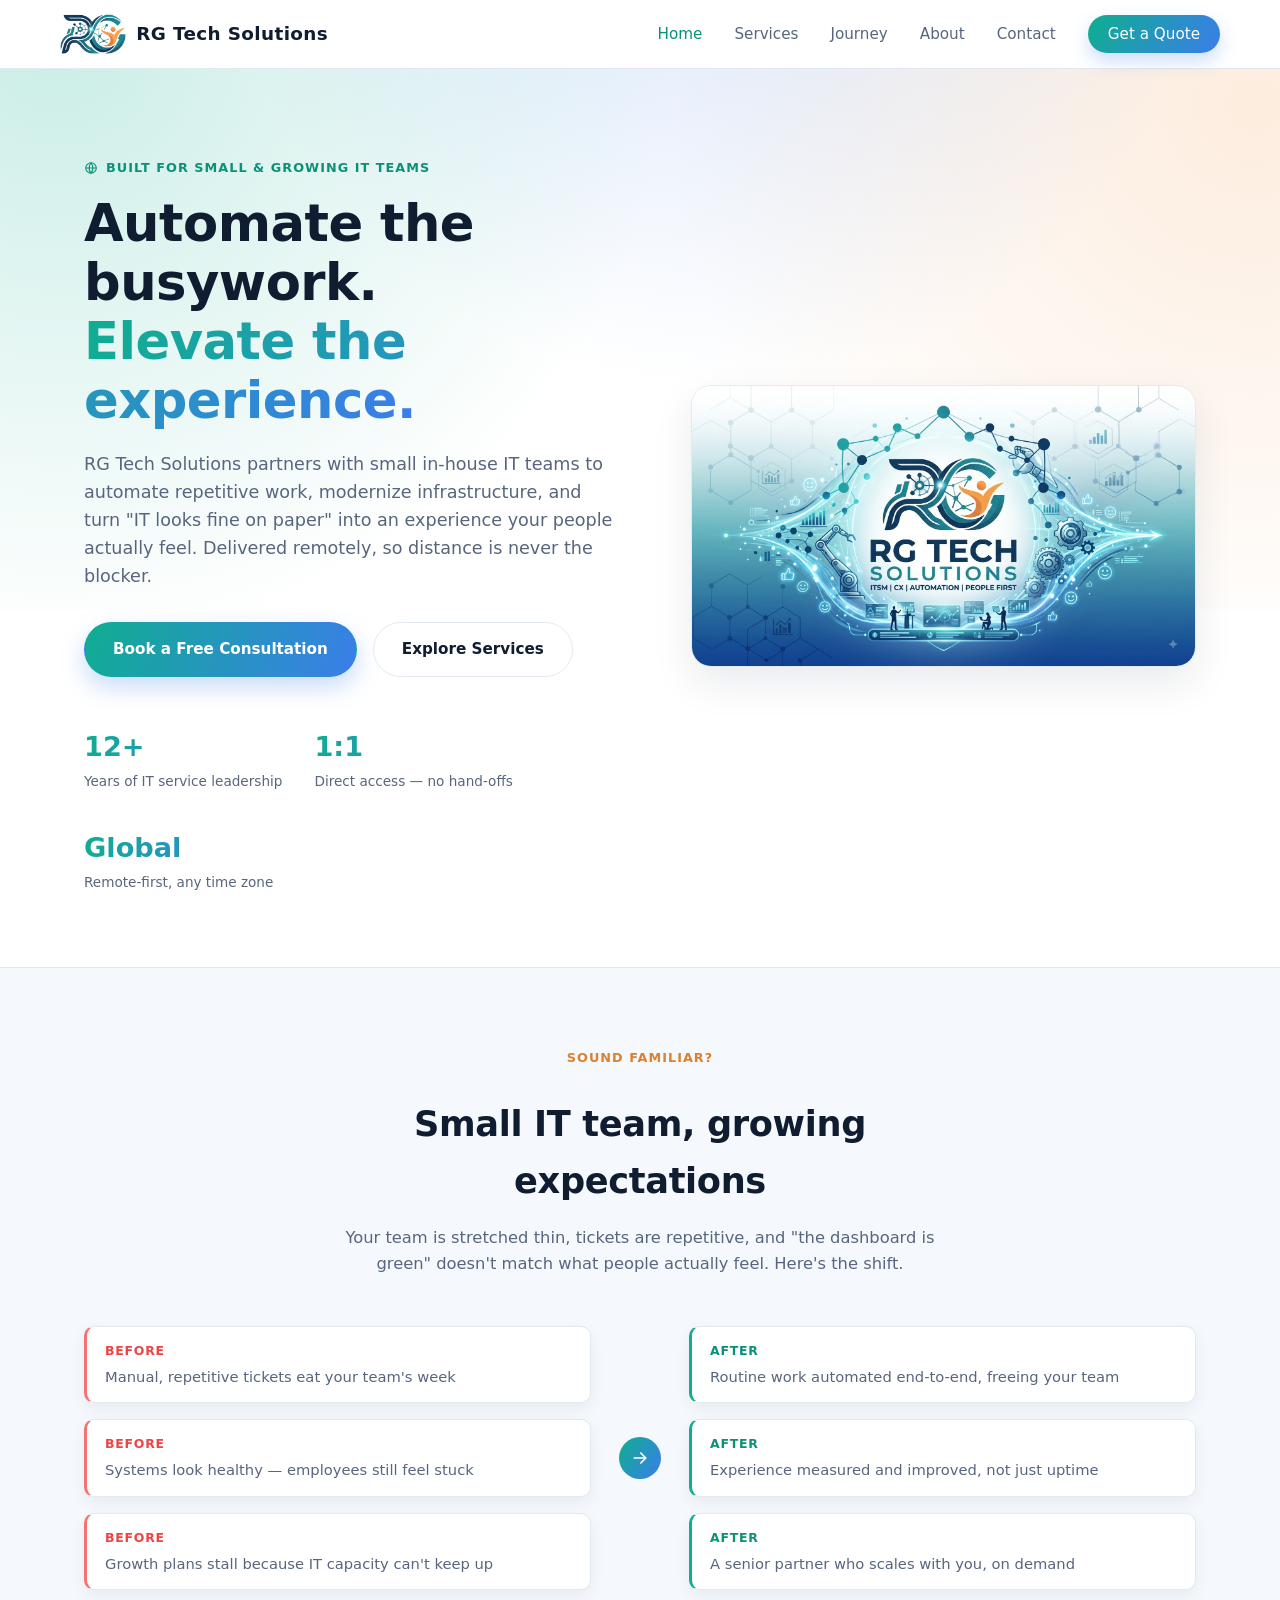
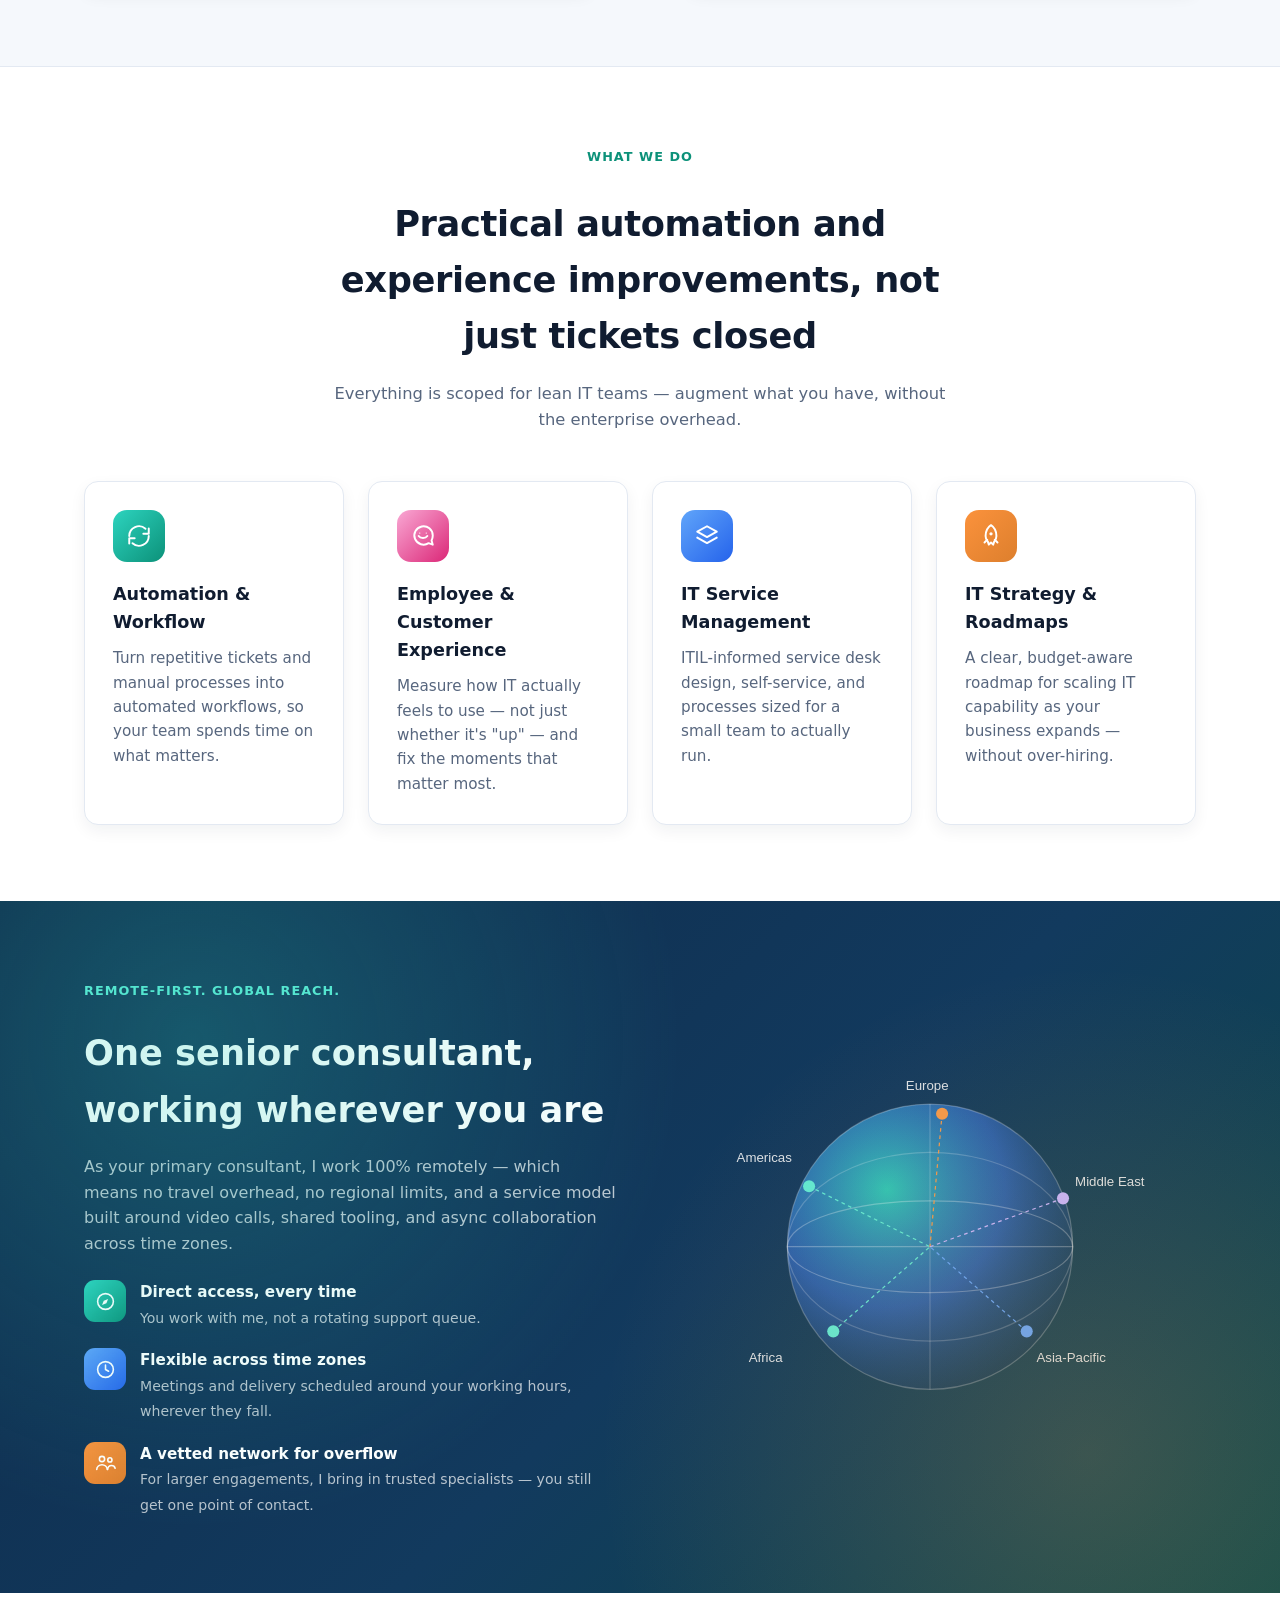
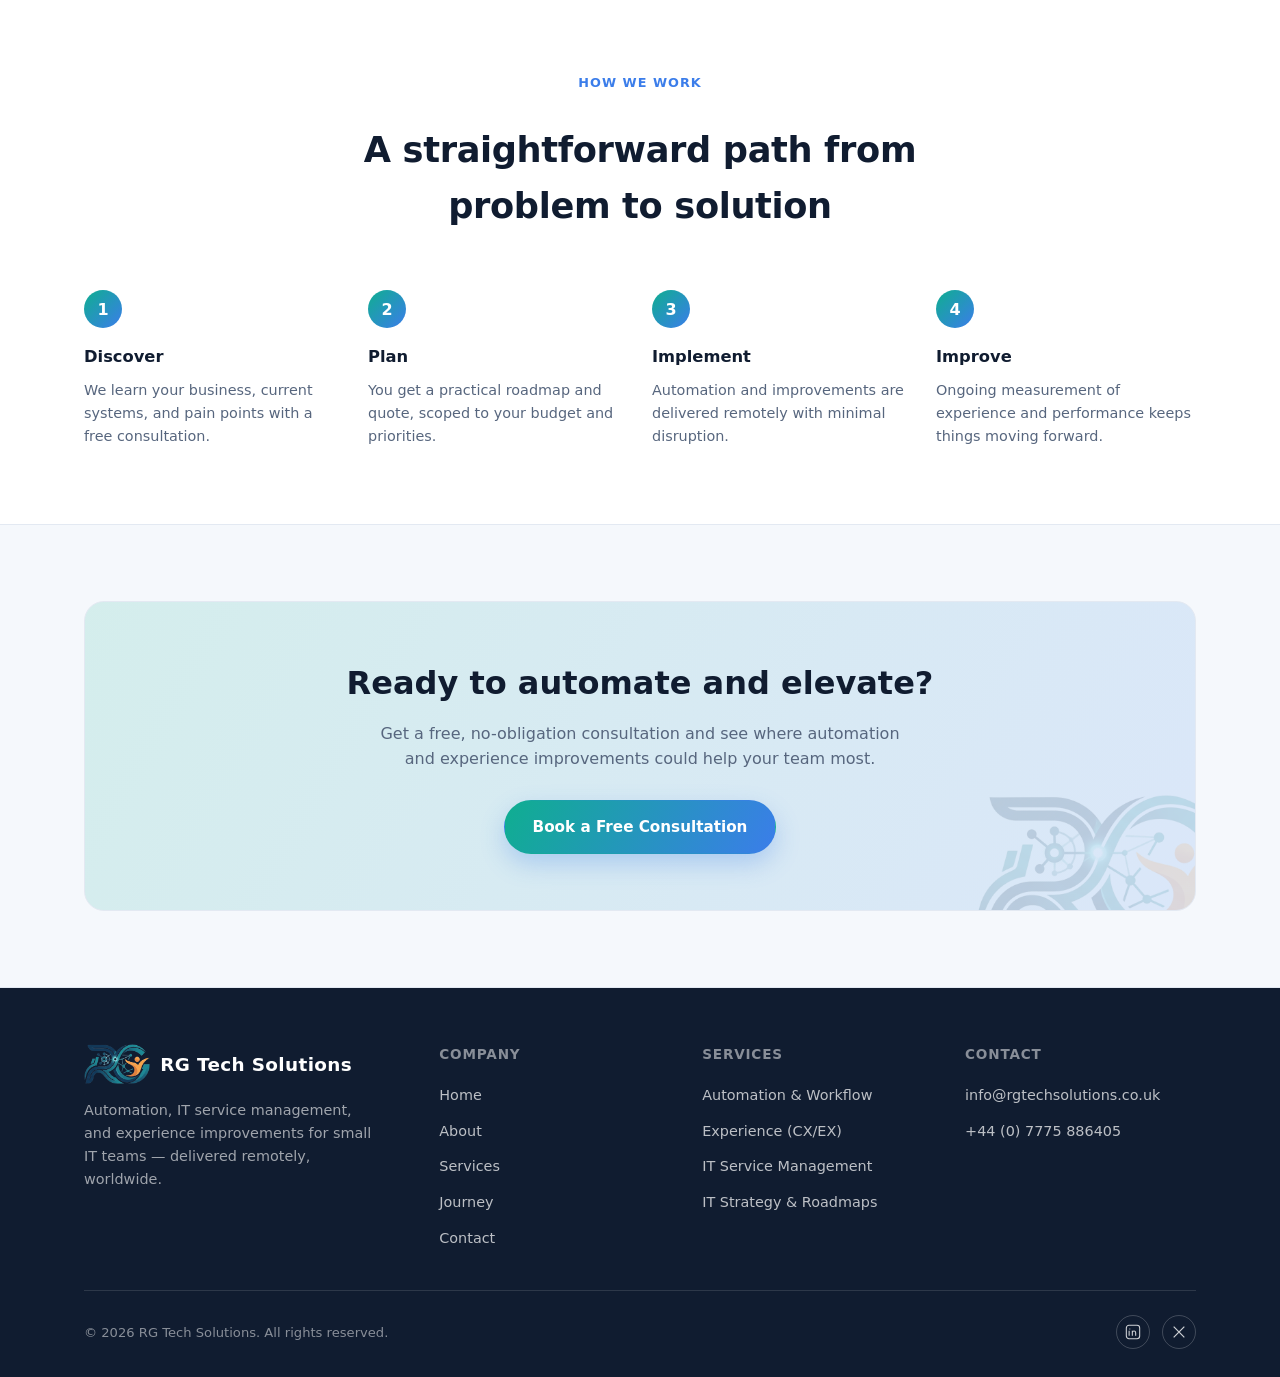
<file: index.html>
<!DOCTYPE html>
<html lang="en">
<head>
<meta charset="UTF-8" />
<meta name="viewport" content="width=device-width, initial-scale=1.0" />
<title>RG Tech Solutions — Automation &amp; Experience for Small IT Teams</title>
<meta name="description" content="RG Tech Solutions helps small IT teams automate the busywork, modernize infrastructure, and improve employee &amp; customer experience — delivered remotely, worldwide." />
<link rel="icon" href="assets/logo-icon.png" type="image/png" />
<link rel="stylesheet" href="css/style.css" />
</head>
<body>

<header class="site-header">
<nav class="nav container">
<a href="index.html" class="nav-brand">
<img src="assets/logo-icon.png" alt="RG Tech Solutions" class="mark" />
RG Tech Solutions
</a>
<ul class="nav-links">
<li><a href="index.html" aria-current="page">Home</a></li>
<li><a href="services.html">Services</a></li>
<li><a href="journey.html">Journey</a></li>
<li><a href="about.html">About</a></li>
<li><a href="contact.html">Contact</a></li>
<li><a href="contact.html" class="nav-cta">Get a Quote</a></li>
</ul>
<button class="nav-toggle" aria-label="Toggle navigation" aria-expanded="false">
<span></span><span></span><span></span>
</button>
</nav>
</header>

<main>
<section class="hero">
<div class="container hero-inner">
<div>
<span class="eyebrow">
<svg width="14" height="14" viewBox="0 0 24 24" fill="none" stroke="currentColor" stroke-width="2"><circle cx="12" cy="12" r="9"/><path d="M3 12h18M12 3a15 15 0 010 18M12 3a15 15 0 000 18"/></svg>
Built for Small &amp; Growing IT Teams
</span>
<h1>Automate the busywork.<br /><span class="highlight">Elevate the experience.</span></h1>
<p class="lead">
RG Tech Solutions partners with small in-house IT teams to automate repetitive work,
modernize infrastructure, and turn "IT looks fine on paper" into an experience your
people actually feel. Delivered remotely, so distance is never the blocker.
</p>
<div class="hero-actions">
<a href="contact.html" class="btn btn-primary">Book a Free Consultation</a>
<a href="services.html" class="btn btn-outline">Explore Services</a>
</div>
<div class="hero-stats">
<div class="stat">
<strong>12+</strong>
<span>Years of IT service leadership</span>
</div>
<div class="stat">
<strong>1:1</strong>
<span>Direct access — no hand-offs</span>
</div>
<div class="stat">
<strong>Global</strong>
<span>Remote-first, any time zone</span>
</div>
</div>
</div>
<div class="hero-banner">
<img src="assets/banner.jpg" alt="RG Tech Solutions — ITSM, CX, Automation, People First" />
</div>
</div>
</section>

<section class="section-alt">
<div class="container">
<div class="section-head">
<span class="eyebrow orange">Sound Familiar?</span>
<h2>Small IT team, growing expectations</h2>
<p>Your team is stretched thin, tickets are repetitive, and "the dashboard is green" doesn't match what people actually feel. Here's the shift.</p>
</div>
<div class="shift-grid">
<div class="shift-col before">
<div class="shift-item"><span class="shift-label">Before</span>Manual, repetitive tickets eat your team's week</div>
<div class="shift-item"><span class="shift-label">Before</span>Systems look healthy — employees still feel stuck</div>
<div class="shift-item"><span class="shift-label">Before</span>Growth plans stall because IT capacity can't keep up</div>
</div>
<div class="shift-arrow">
<svg width="20" height="20" viewBox="0 0 24 24" fill="none" stroke="currentColor" stroke-width="2" stroke-linecap="round" stroke-linejoin="round"><path d="M5 12h14M13 6l6 6-6 6"/></svg>
</div>
<div class="shift-col after">
<div class="shift-item"><span class="shift-label">After</span>Routine work automated end-to-end, freeing your team</div>
<div class="shift-item"><span class="shift-label">After</span>Experience measured and improved, not just uptime</div>
<div class="shift-item"><span class="shift-label">After</span>A senior partner who scales with you, on demand</div>
</div>
</div>
</div>
</section>

<section>
<div class="container">
<div class="section-head">
<span class="eyebrow">What We Do</span>
<h2>Practical automation and experience improvements, not just tickets closed</h2>
<p>Everything is scoped for lean IT teams — augment what you have, without the enterprise overhead.</p>
</div>
<div class="grid grid-4">
<div class="card">
<div class="icon-tile icon-teal">
<svg viewBox="0 0 24 24"><path d="M3 12a9 9 0 0115-6.7M21 5v5h-5"/><path d="M21 12a9 9 0 01-15 6.7M3 19v-5h5"/></svg>
</div>
<h3>Automation &amp; Workflow</h3>
<p>Turn repetitive tickets and manual processes into automated workflows, so your team spends time on what matters.</p>
</div>
<div class="card">
<div class="icon-tile icon-pink">
<svg viewBox="0 0 24 24"><path d="M21 11.5a8.5 8.5 0 10-3.8 7.1L21 20l-1.1-3.8c.7-1.4 1.1-2.9 1.1-4.7z"/><path d="M8 12s1.2 1.8 4 1.8S16 12 16 12"/><circle cx="9" cy="9.3" r=".6" fill="currentColor" stroke="none"/><circle cx="15" cy="9.3" r=".6" fill="currentColor" stroke="none"/></svg>
</div>
<h3>Employee &amp; Customer Experience</h3>
<p>Measure how IT actually feels to use — not just whether it's "up" — and fix the moments that matter most.</p>
</div>
<div class="card">
<div class="icon-tile icon-blue">
<svg viewBox="0 0 24 24"><path d="M12 3l9 5-9 5-9-5 9-5z"/><path d="M3 13.5l9 5 9-5"/></svg>
</div>
<h3>IT Service Management</h3>
<p>ITIL-informed service desk design, self-service, and processes sized for a small team to actually run.</p>
</div>
<div class="card">
<div class="icon-tile icon-orange">
<svg viewBox="0 0 24 24"><path d="M12 2c3 2 5 6 5 10 0 2-1 4-2 5l-1 3-2-2-2 2-1-3c-1-1-2-3-2-5 0-4 2-8 5-10z"/><circle cx="12" cy="10" r="1.5" fill="currentColor" stroke="none"/><path d="M8.5 15.5L6 18M15.5 15.5L18 18"/></svg>
</div>
<h3>IT Strategy &amp; Roadmaps</h3>
<p>A clear, budget-aware roadmap for scaling IT capability as your business expands — without over-hiring.</p>
</div>
</div>
</div>
</section>

<section class="section-navy">
<div class="container">
<div class="globe-wrap">
<div>
<span class="eyebrow">Remote-First. Global Reach.</span>
<h2 style="margin: 8px 0 16px; font-size: clamp(1.6rem, 3vw, 2.2rem);">One senior consultant, working wherever you are</h2>
<p style="margin-bottom: 0;">
As your primary consultant, I work 100% remotely — which means no travel overhead, no
regional limits, and a service model built around video calls, shared tooling, and
async collaboration across time zones.
</p>
<ul class="globe-list">
<li>
<div class="icon-tile sm icon-teal">
<svg viewBox="0 0 24 24"><circle cx="12" cy="12" r="9"/><path d="M15 9l-2 5-5 2 2-5 5-2z" fill="currentColor" stroke="none"/></svg>
</div>
<div>
<strong style="color: #fff;">Direct access, every time</strong>
<span>You work with me, not a rotating support queue.</span>
</div>
</li>
<li>
<div class="icon-tile sm icon-blue">
<svg viewBox="0 0 24 24"><circle cx="12" cy="12" r="9"/><path d="M12 7v5l3.5 2"/></svg>
</div>
<div>
<strong style="color: #fff;">Flexible across time zones</strong>
<span>Meetings and delivery scheduled around your working hours, wherever they fall.</span>
</div>
</li>
<li>
<div class="icon-tile sm icon-orange">
<svg viewBox="0 0 24 24"><circle cx="8" cy="8" r="3"/><circle cx="17" cy="9" r="2.4"/><path d="M2 20c0-3.3 3-5.5 6-5.5s6 2.2 6 5.5"/><path d="M14.5 20c.2-2.5 2-4.5 4.5-4.5 2 0 3.5 1.3 4 3"/></svg>
</div>
<div>
<strong style="color: #fff;">A vetted network for overflow</strong>
<span>For larger engagements, I bring in trusted specialists — you still get one point of contact.</span>
</div>
</li>
</ul>
</div>
<div>
<svg viewBox="0 0 440 380" width="100%" role="img" aria-label="Globe illustration showing remote, global service coverage">
<defs>
<radialGradient id="globeGrad" cx="35%" cy="30%" r="75%">
<stop offset="0%" stop-color="#2dd4bf" stop-opacity="0.9"/>
<stop offset="55%" stop-color="#3b7dea" stop-opacity="0.55"/>
<stop offset="100%" stop-color="#123a5e" stop-opacity="0.35"/>
</radialGradient>
</defs>
<circle cx="220" cy="190" r="118" fill="url(#globeGrad)"/>
<circle cx="220" cy="190" r="118" fill="none" stroke="rgba(255,255,255,0.25)" stroke-width="1"/>
<ellipse cx="220" cy="190" rx="118" ry="38" fill="none" stroke="rgba(255,255,255,0.28)" stroke-width="1"/>
<ellipse cx="220" cy="190" rx="118" ry="78" fill="none" stroke="rgba(255,255,255,0.2)" stroke-width="1"/>
<line x1="102" y1="190" x2="338" y2="190" stroke="rgba(255,255,255,0.28)" stroke-width="1"/>
<line x1="220" y1="72" x2="220" y2="308" stroke="rgba(255,255,255,0.2)" stroke-width="1"/>

<g font-family="Inter, sans-serif" font-size="11" fill="#fff">
<circle cx="120" cy="140" r="5" fill="#5eead4"/>
<line x1="120" y1="140" x2="220" y2="190" stroke="#5eead4" stroke-width="1" stroke-dasharray="3 3"/>
<text x="60" y="120" fill="rgba(255,255,255,0.85)">Americas</text>

<circle cx="230" cy="80" r="5" fill="#f2994a"/>
<line x1="230" y1="80" x2="220" y2="190" stroke="#f2994a" stroke-width="1" stroke-dasharray="3 3"/>
<text x="200" y="60" fill="rgba(255,255,255,0.85)">Europe</text>

<circle cx="330" cy="150" r="5" fill="#c4b5fd"/>
<line x1="330" y1="150" x2="220" y2="190" stroke="#c4b5fd" stroke-width="1" stroke-dasharray="3 3"/>
<text x="340" y="140" fill="rgba(255,255,255,0.85)">Middle East</text>

<circle cx="300" cy="260" r="5" fill="#60a5fa"/>
<line x1="300" y1="260" x2="220" y2="190" stroke="#60a5fa" stroke-width="1" stroke-dasharray="3 3"/>
<text x="308" y="285" fill="rgba(255,255,255,0.85)">Asia-Pacific</text>

<circle cx="140" cy="260" r="5" fill="#5eead4"/>
<line x1="140" y1="260" x2="220" y2="190" stroke="#5eead4" stroke-width="1" stroke-dasharray="3 3"/>
<text x="70" y="285" fill="rgba(255,255,255,0.85)">Africa</text>
</g>
</svg>
</div>
</div>
</div>
</section>

<section>
<div class="container">
<div class="section-head">
<span class="eyebrow blue">How We Work</span>
<h2>A straightforward path from problem to solution</h2>
</div>
<div class="steps">
<div class="step">
<span class="step-num">1</span>
<h3>Discover</h3>
<p>We learn your business, current systems, and pain points with a free consultation.</p>
</div>
<div class="step">
<span class="step-num">2</span>
<h3>Plan</h3>
<p>You get a practical roadmap and quote, scoped to your budget and priorities.</p>
</div>
<div class="step">
<span class="step-num">3</span>
<h3>Implement</h3>
<p>Automation and improvements are delivered remotely with minimal disruption.</p>
</div>
<div class="step">
<span class="step-num">4</span>
<h3>Improve</h3>
<p>Ongoing measurement of experience and performance keeps things moving forward.</p>
</div>
</div>
</div>
</section>

<section class="section-alt">
<div class="container">
<div class="cta-banner">
<img src="assets/logo-hero.png" alt="" class="cta-logo" />
<h2>Ready to automate and elevate?</h2>
<p>Get a free, no-obligation consultation and see where automation and experience improvements could help your team most.</p>
<a href="contact.html" class="btn btn-primary">Book a Free Consultation</a>
</div>
</div>
</section>
</main>

<footer class="site-footer">
<div class="container">
<div class="footer-grid">
<div class="footer-brand">
<a href="index.html" class="nav-brand">
<img src="assets/logo-icon.png" alt="RG Tech Solutions" class="mark" />
RG Tech Solutions
</a>
<p>Automation, IT service management, and experience improvements for small IT teams — delivered remotely, worldwide.</p>
</div>
<div class="footer-col">
<h4>Company</h4>
<ul>
<li><a href="index.html">Home</a></li>
<li><a href="about.html">About</a></li>
<li><a href="services.html">Services</a></li>
<li><a href="journey.html">Journey</a></li>
<li><a href="contact.html">Contact</a></li>
</ul>
</div>
<div class="footer-col">
<h4>Services</h4>
<ul>
<li><a href="services.html">Automation &amp; Workflow</a></li>
<li><a href="services.html">Experience (CX/EX)</a></li>
<li><a href="services.html">IT Service Management</a></li>
<li><a href="services.html">IT Strategy &amp; Roadmaps</a></li>
</ul>
</div>
<div class="footer-col">
<h4>Contact</h4>
<ul>
<li><a href="mailto:info@rgtechsolutions.co.uk">info@rgtechsolutions.co.uk</a></li>
<li><a href="tel:+447775886405">+44 (0) 7775 886405</a></li>
</ul>
</div>
</div>
<div class="footer-bottom">
<span>© <span data-year></span> RG Tech Solutions. All rights reserved.</span>
<div class="footer-socials">
<a href="https://www.linkedin.com/in/richarddgash" aria-label="LinkedIn" target="_blank" rel="noopener">
<svg viewBox="0 0 24 24" fill="none" stroke="currentColor" stroke-width="1.6"><rect x="2" y="2" width="20" height="20" rx="4"/><circle cx="7.2" cy="7.5" r="1" fill="currentColor" stroke="none"/><path d="M6.2 10v7.5M11 10v7.5M11 13c0-1.5 1-2.5 2.5-2.5S16 11.5 16 13v4.5"/></svg>
</a>
<a href="#" aria-label="X / Twitter">
<svg viewBox="0 0 24 24" fill="none" stroke="currentColor" stroke-width="1.8"><path d="M4 4l16 16M20 4L4 20"/></svg>
</a>
</div>
</div>
</div>
</footer>

<script src="js/script.js"></script>
</body>
</html>
</file>
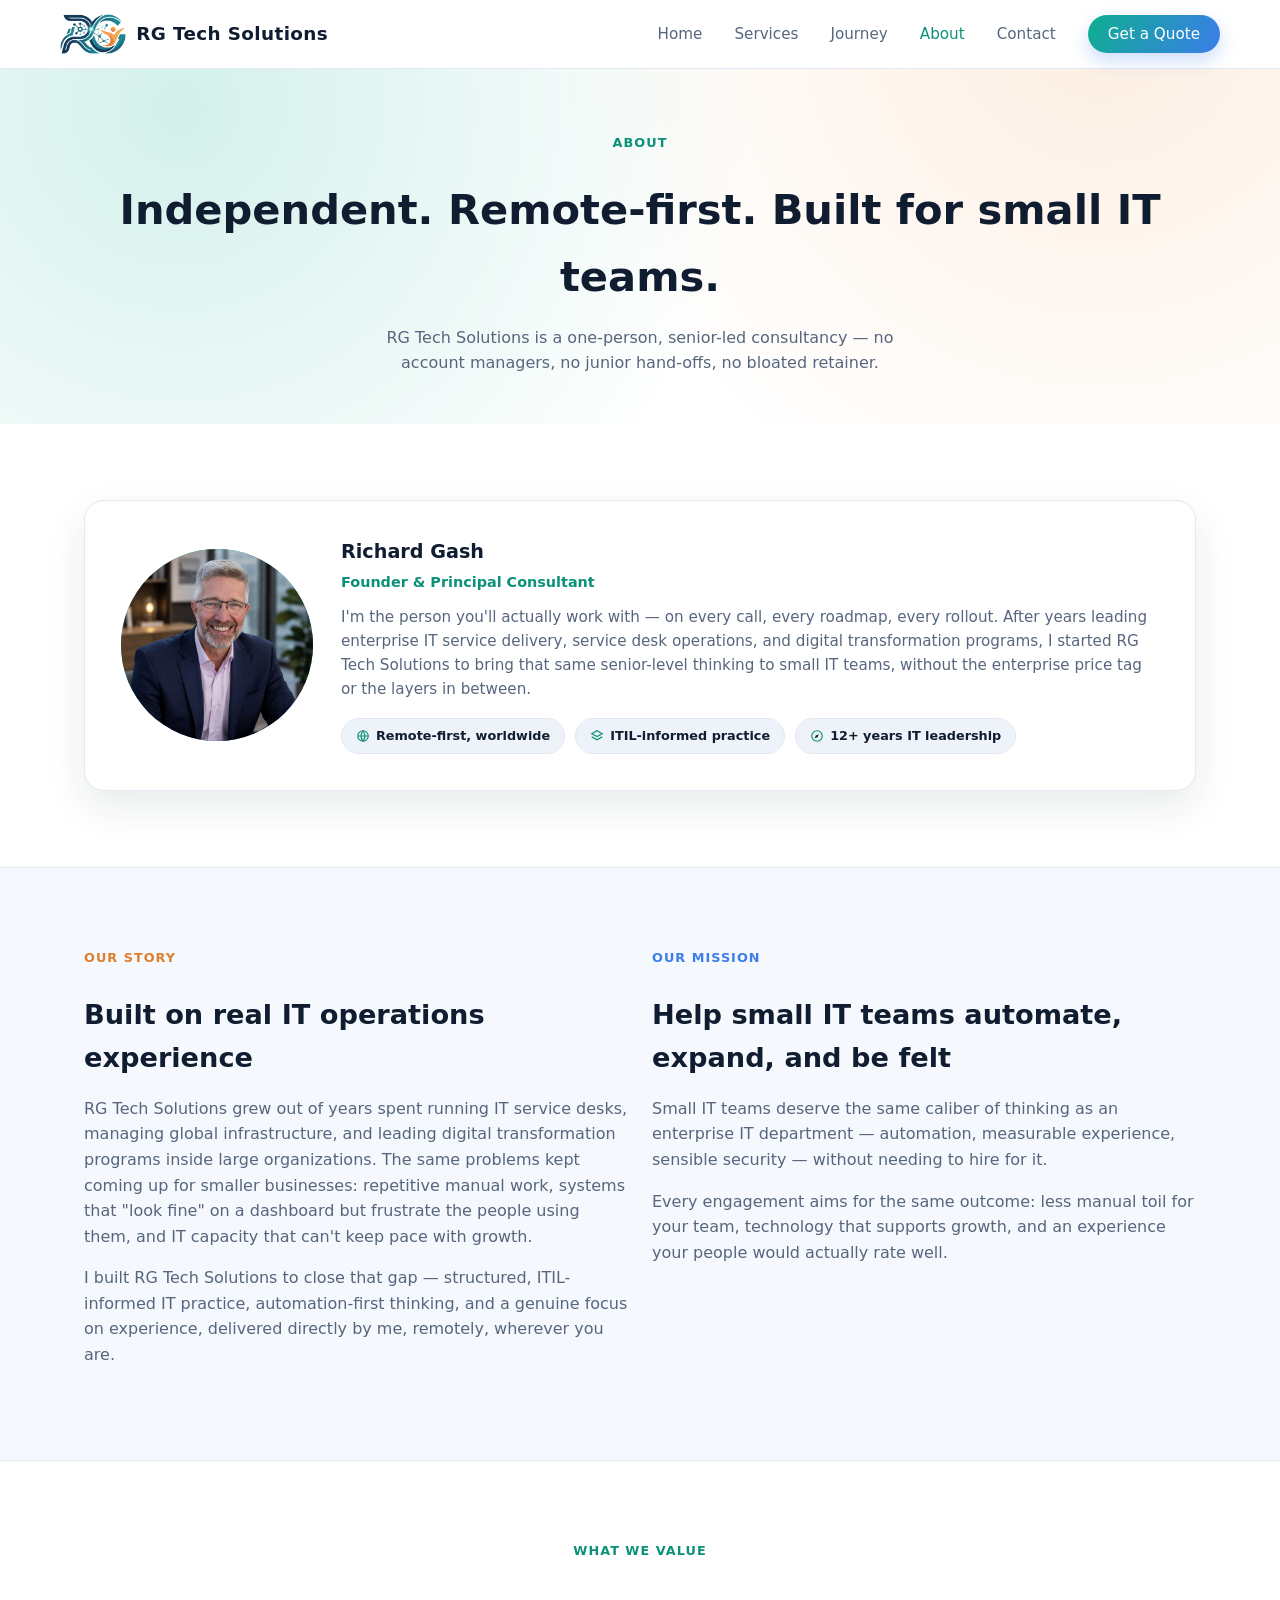
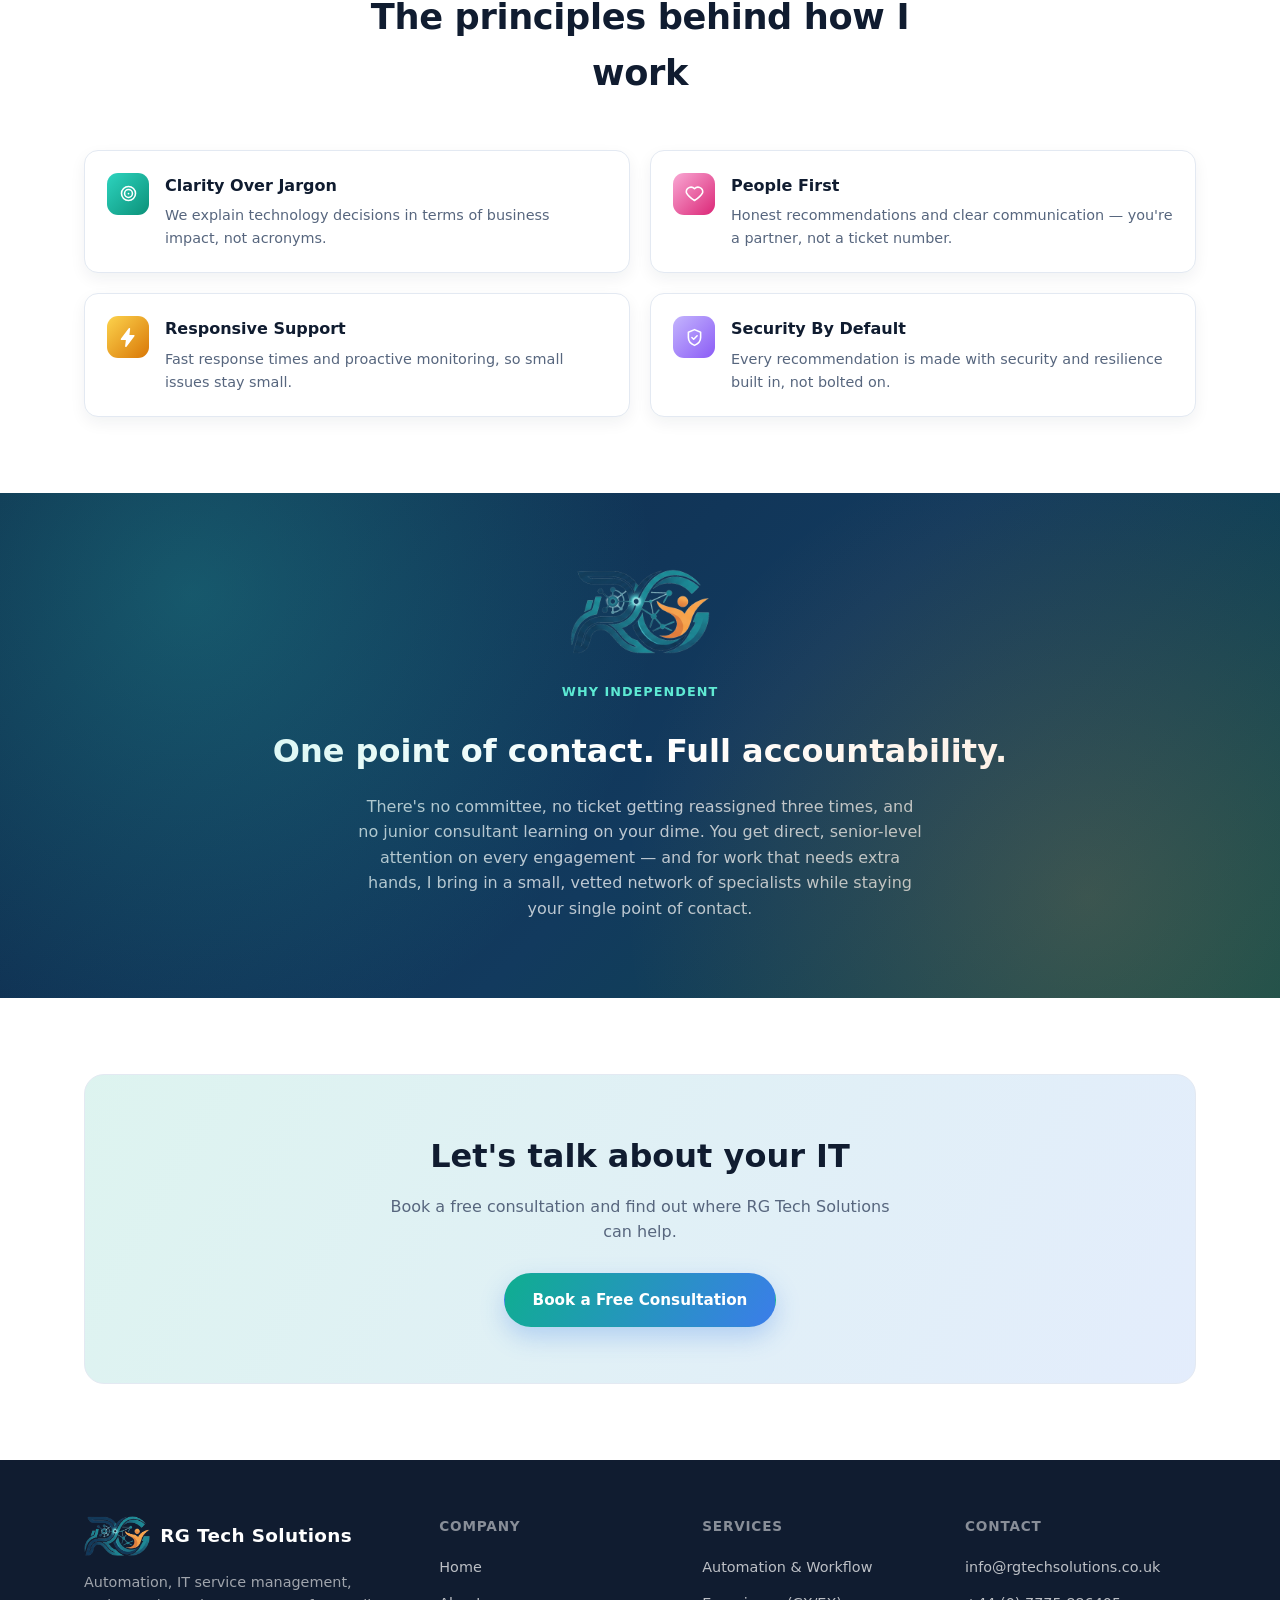
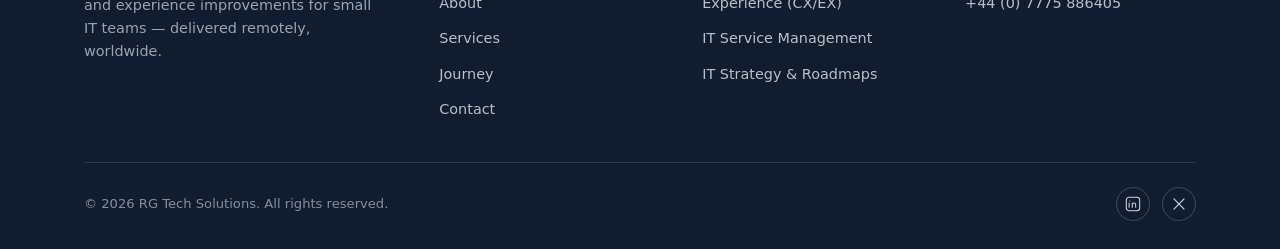
<file: about.html>
<!DOCTYPE html>
<html lang="en">
<head>
<meta charset="UTF-8" />
<meta name="viewport" content="width=device-width, initial-scale=1.0" />
<title>About — RG Tech Solutions</title>
<meta name="description" content="RG Tech Solutions is an independent, remote-first IT consultancy led by Richard Gash, built on years of enterprise IT service delivery experience." />
<link rel="icon" href="assets/logo-icon.png" type="image/png" />
<link rel="stylesheet" href="css/style.css" />
</head>
<body>

<header class="site-header">
<nav class="nav container">
<a href="index.html" class="nav-brand">
<img src="assets/logo-icon.png" alt="RG Tech Solutions" class="mark" />
RG Tech Solutions
</a>
<ul class="nav-links">
<li><a href="index.html">Home</a></li>
<li><a href="services.html">Services</a></li>
<li><a href="journey.html">Journey</a></li>
<li><a href="about.html" aria-current="page">About</a></li>
<li><a href="contact.html">Contact</a></li>
<li><a href="contact.html" class="nav-cta">Get a Quote</a></li>
</ul>
<button class="nav-toggle" aria-label="Toggle navigation" aria-expanded="false">
<span></span><span></span><span></span>
</button>
</nav>
</header>

<main>
<section class="page-hero">
<div class="container">
<span class="eyebrow">About</span>
<h1>Independent. Remote-first. Built for small IT teams.</h1>
<p>RG Tech Solutions is a one-person, senior-led consultancy — no account managers, no junior hand-offs, no bloated retainer.</p>
</div>
</section>

<section>
<div class="container">
<div class="profile-card">
<div class="profile-avatar">
<img src="assets/richard-gash.jpg" alt="Richard Gash" style="width: 100%; height: 100%; border-radius: 50%; object-fit: cover;" />
</div>
<div>
<h3>Richard Gash</h3>
<div class="role">Founder &amp; Principal Consultant</div>
<p>
I'm the person you'll actually work with — on every call, every roadmap, every rollout.
After years leading enterprise IT service delivery, service desk operations, and digital
transformation programs, I started RG Tech Solutions to bring that same senior-level
thinking to small IT teams, without the enterprise price tag or the layers in between.
</p>
<div class="badge-row">
<span class="badge-pill">
<svg viewBox="0 0 24 24" fill="none" stroke="currentColor" stroke-width="2"><circle cx="12" cy="12" r="9"/><path d="M3 12h18M12 3a15 15 0 010 18M12 3a15 15 0 000 18"/></svg>
Remote-first, worldwide
</span>
<span class="badge-pill">
<svg viewBox="0 0 24 24" fill="none" stroke="currentColor" stroke-width="2"><path d="M12 3l9 5-9 5-9-5 9-5z"/><path d="M3 13.5l9 5 9-5"/></svg>
ITIL-informed practice
</span>
<span class="badge-pill">
<svg viewBox="0 0 24 24" fill="none" stroke="currentColor" stroke-width="2"><circle cx="12" cy="12" r="9"/><path d="M15 9l-2 5-5 2 2-5 5-2z" fill="currentColor" stroke="none"/></svg>
12+ years IT leadership
</span>
</div>
</div>
</div>
</div>
</section>

<section class="section-alt">
<div class="container">
<div class="grid grid-2">
<div>
<span class="eyebrow orange">Our Story</span>
<h2 style="margin: 8px 0 16px; font-size: 1.7rem;">Built on real IT operations experience</h2>
<p style="color: var(--color-text-muted);">
RG Tech Solutions grew out of years spent running IT service desks, managing global infrastructure,
and leading digital transformation programs inside large organizations. The same problems kept
coming up for smaller businesses: repetitive manual work, systems that "look fine" on a dashboard
but frustrate the people using them, and IT capacity that can't keep pace with growth.
</p>
<p style="color: var(--color-text-muted);">
I built RG Tech Solutions to close that gap — structured, ITIL-informed IT practice, automation-first
thinking, and a genuine focus on experience, delivered directly by me, remotely, wherever you are.
</p>
</div>
<div>
<span class="eyebrow blue">Our Mission</span>
<h2 style="margin: 8px 0 16px; font-size: 1.7rem;">Help small IT teams automate, expand, and be felt</h2>
<p style="color: var(--color-text-muted);">
Small IT teams deserve the same caliber of thinking as an enterprise IT department — automation,
measurable experience, sensible security — without needing to hire for it.
</p>
<p style="color: var(--color-text-muted);">
Every engagement aims for the same outcome: less manual toil for your team, technology that
supports growth, and an experience your people would actually rate well.
</p>
</div>
</div>
</div>
</section>

<section>
<div class="container">
<div class="section-head">
<span class="eyebrow">What We Value</span>
<h2>The principles behind how I work</h2>
</div>
<div class="values-grid">
<div class="value-item">
<div class="icon-tile sm icon-teal">
<svg viewBox="0 0 24 24" fill="none" stroke="currentColor" stroke-width="2"><circle cx="12" cy="12" r="8"/><circle cx="12" cy="12" r="4.5"/><circle cx="12" cy="12" r="1" fill="currentColor" stroke="none"/></svg>
</div>
<div>
<h3>Clarity Over Jargon</h3>
<p>We explain technology decisions in terms of business impact, not acronyms.</p>
</div>
</div>
<div class="value-item">
<div class="icon-tile sm icon-pink">
<svg viewBox="0 0 24 24" fill="none" stroke="currentColor" stroke-width="2"><path d="M12 20s-7-4.4-9.3-9A5.4 5.4 0 0112 6.5 5.4 5.4 0 0121.3 11c-2.3 4.6-9.3 9-9.3 9z"/></svg>
</div>
<div>
<h3>People First</h3>
<p>Honest recommendations and clear communication — you're a partner, not a ticket number.</p>
</div>
</div>
<div class="value-item">
<div class="icon-tile sm icon-amber">
<svg viewBox="0 0 24 24" fill="none" stroke="currentColor" stroke-width="0"><path d="M13 2L4 14h6l-1 8 9-12h-6l1-8z" fill="currentColor"/></svg>
</div>
<div>
<h3>Responsive Support</h3>
<p>Fast response times and proactive monitoring, so small issues stay small.</p>
</div>
</div>
<div class="value-item">
<div class="icon-tile sm icon-purple">
<svg viewBox="0 0 24 24" fill="none" stroke="currentColor" stroke-width="2"><path d="M12 3l7 3v6c0 5-3.5 7.5-7 9-3.5-1.5-7-4-7-9V6l7-3z"/><path d="M9 12l2 2 4-4"/></svg>
</div>
<div>
<h3>Security By Default</h3>
<p>Every recommendation is made with security and resilience built in, not bolted on.</p>
</div>
</div>
</div>
</div>
</section>

<section class="section-navy">
<div class="container" style="text-align: center;">
<img src="assets/logo-hero.png" alt="RG Tech Solutions" style="width: 140px; margin: 0 auto 24px;" />
<span class="eyebrow" style="justify-content: center;">Why Independent</span>
<h2 style="margin: 8px 0 16px; font-size: clamp(1.5rem, 3vw, 2rem);">One point of contact. Full accountability.</h2>
<p style="max-width: 56ch; margin: 0 auto;">
There's no committee, no ticket getting reassigned three times, and no junior consultant learning
on your dime. You get direct, senior-level attention on every engagement — and for work that needs
extra hands, I bring in a small, vetted network of specialists while staying your single point of contact.
</p>
</div>
</section>

<section>
<div class="container">
<div class="cta-banner">
<h2>Let's talk about your IT</h2>
<p>Book a free consultation and find out where RG Tech Solutions can help.</p>
<a href="contact.html" class="btn btn-primary">Book a Free Consultation</a>
</div>
</div>
</section>
</main>

<footer class="site-footer">
<div class="container">
<div class="footer-grid">
<div class="footer-brand">
<a href="index.html" class="nav-brand">
<img src="assets/logo-icon.png" alt="RG Tech Solutions" class="mark" />
RG Tech Solutions
</a>
<p>Automation, IT service management, and experience improvements for small IT teams — delivered remotely, worldwide.</p>
</div>
<div class="footer-col">
<h4>Company</h4>
<ul>
<li><a href="index.html">Home</a></li>
<li><a href="about.html">About</a></li>
<li><a href="services.html">Services</a></li>
<li><a href="journey.html">Journey</a></li>
<li><a href="contact.html">Contact</a></li>
</ul>
</div>
<div class="footer-col">
<h4>Services</h4>
<ul>
<li><a href="services.html">Automation &amp; Workflow</a></li>
<li><a href="services.html">Experience (CX/EX)</a></li>
<li><a href="services.html">IT Service Management</a></li>
<li><a href="services.html">IT Strategy &amp; Roadmaps</a></li>
</ul>
</div>
<div class="footer-col">
<h4>Contact</h4>
<ul>
<li><a href="mailto:info@rgtechsolutions.co.uk">info@rgtechsolutions.co.uk</a></li>
<li><a href="tel:+447775886405">+44 (0) 7775 886405</a></li>
</ul>
</div>
</div>
<div class="footer-bottom">
<span>© <span data-year></span> RG Tech Solutions. All rights reserved.</span>
<div class="footer-socials">
<a href="https://www.linkedin.com/in/richarddgash" aria-label="LinkedIn" target="_blank" rel="noopener">
<svg viewBox="0 0 24 24" fill="none" stroke="currentColor" stroke-width="1.6"><rect x="2" y="2" width="20" height="20" rx="4"/><circle cx="7.2" cy="7.5" r="1" fill="currentColor" stroke="none"/><path d="M6.2 10v7.5M11 10v7.5M11 13c0-1.5 1-2.5 2.5-2.5S16 11.5 16 13v4.5"/></svg>
</a>
<a href="#" aria-label="X / Twitter">
<svg viewBox="0 0 24 24" fill="none" stroke="currentColor" stroke-width="1.8"><path d="M4 4l16 16M20 4L4 20"/></svg>
</a>
</div>
</div>
</div>
</footer>

<script src="js/script.js"></script>
</body>
</html>
</file>
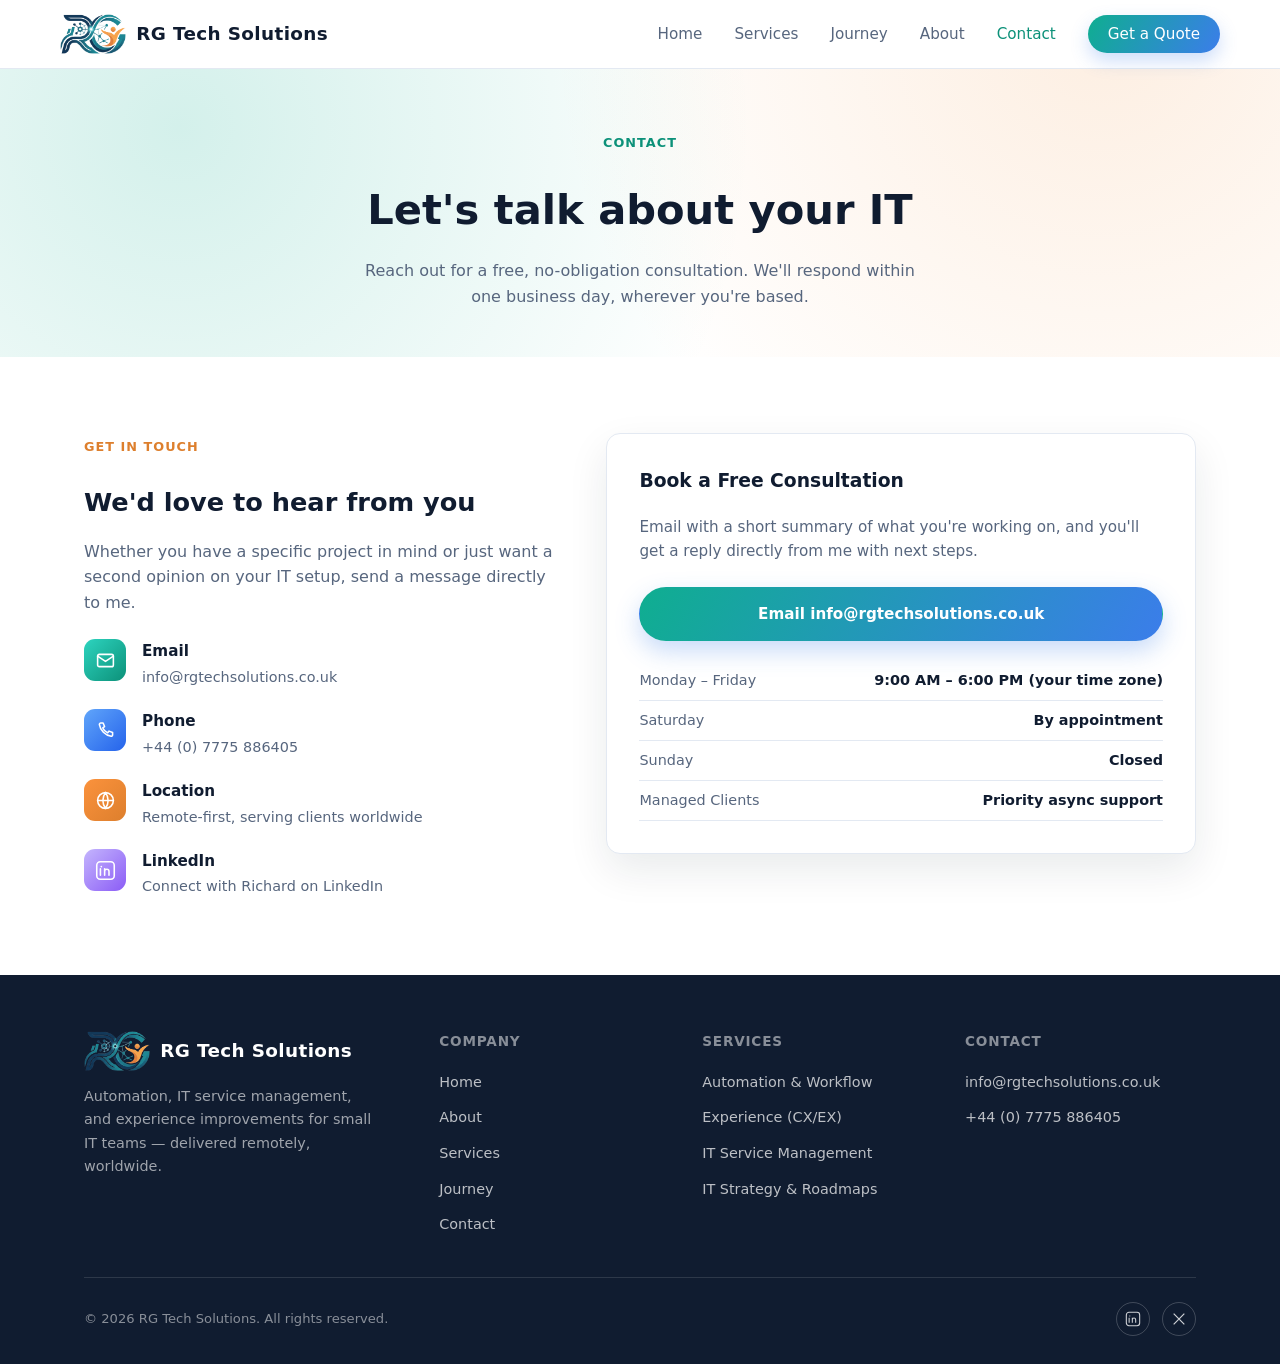
<file: contact.html>
<!DOCTYPE html>
<html lang="en">
<head>
<meta charset="UTF-8" />
<meta name="viewport" content="width=device-width, initial-scale=1.0" />
<title>Contact — RG Tech Solutions</title>
<meta name="description" content="Get in touch with RG Tech Solutions for a free IT consultation — remote, worldwide." />
<link rel="icon" href="assets/logo-icon.png" type="image/png" />
<link rel="stylesheet" href="css/style.css" />
</head>
<body>

<header class="site-header">
<nav class="nav container">
<a href="index.html" class="nav-brand">
<img src="assets/logo-icon.png" alt="RG Tech Solutions" class="mark" />
RG Tech Solutions
</a>
<ul class="nav-links">
<li><a href="index.html">Home</a></li>
<li><a href="services.html">Services</a></li>
<li><a href="journey.html">Journey</a></li>
<li><a href="about.html">About</a></li>
<li><a href="contact.html" aria-current="page">Contact</a></li>
<li><a href="contact.html" class="nav-cta">Get a Quote</a></li>
</ul>
<button class="nav-toggle" aria-label="Toggle navigation" aria-expanded="false">
<span></span><span></span><span></span>
</button>
</nav>
</header>

<main>
<section class="page-hero">
<div class="container">
<span class="eyebrow">Contact</span>
<h1>Let's talk about your IT</h1>
<p>Reach out for a free, no-obligation consultation. We'll respond within one business day, wherever you're based.</p>
</div>
</section>

<section>
<div class="container contact-grid">
<div>
<span class="eyebrow orange">Get In Touch</span>
<h2 style="margin: 8px 0 8px; font-size: 1.6rem; color: var(--color-navy);">We'd love to hear from you</h2>
<p style="color: var(--color-text-muted);">Whether you have a specific project in mind or just want a second opinion on your IT setup, send a message directly to me.</p>
<ul class="contact-list">
<li>
<div class="icon-tile sm icon-teal">
<svg viewBox="0 0 24 24" fill="none" stroke="currentColor" stroke-width="1.8"><rect x="3" y="5" width="18" height="14" rx="2"/><path d="M3 7l9 6 9-6"/></svg>
</div>
<div>
<strong>Email</strong>
<a href="mailto:info@rgtechsolutions.co.uk">info@rgtechsolutions.co.uk</a>
</div>
</li>
<li>
<div class="icon-tile sm icon-blue">
<svg viewBox="0 0 24 24" fill="none" stroke="currentColor" stroke-width="1.8"><path d="M6.6 3.5h2.7l1.6 4-2 1.6a11 11 0 005.6 5.6l1.6-2 4 1.6v2.7a1.6 1.6 0 01-1.7 1.6A16.3 16.3 0 015 5.2a1.6 1.6 0 011.6-1.7z"/></svg>
</div>
<div>
<strong>Phone</strong>
<a href="tel:+447775886405">+44 (0) 7775 886405</a>
</div>
</li>
<li>
<div class="icon-tile sm icon-orange">
<svg viewBox="0 0 24 24" fill="none" stroke="currentColor" stroke-width="1.8"><circle cx="12" cy="12" r="9"/><path d="M3 12h18M12 3a15 15 0 010 18M12 3a15 15 0 000 18"/></svg>
</div>
<div>
<strong>Location</strong>
<span>Remote-first, serving clients worldwide</span>
</div>
</li>
<li>
<div class="icon-tile sm icon-purple">
<svg viewBox="0 0 24 24" fill="none" stroke="currentColor" stroke-width="1.6"><rect x="2" y="2" width="20" height="20" rx="4"/><circle cx="7.2" cy="7.5" r="1" fill="currentColor" stroke="none"/><path d="M6.2 10v7.5M11 10v7.5M11 13c0-1.5 1-2.5 2.5-2.5S16 11.5 16 13v4.5"/></svg>
</div>
<div>
<strong>LinkedIn</strong>
<a href="https://www.linkedin.com/in/richarddgash" target="_blank" rel="noopener">Connect with Richard on LinkedIn</a>
</div>
</li>
</ul>
</div>

<div class="contact-panel">
<h3>Book a Free Consultation</h3>
<p>Email with a short summary of what you're working on, and you'll get a reply directly from me with next steps.</p>
<a href="mailto:info@rgtechsolutions.co.uk?subject=Free%20IT%20Consultation%20Request" class="btn btn-primary" style="width: 100%; margin-top: 8px;">
Email info@rgtechsolutions.co.uk
</a>

<table class="hours-table">
<tr>
<td>Monday – Friday</td>
<td>9:00 AM – 6:00 PM (your time zone)</td>
</tr>
<tr>
<td>Saturday</td>
<td>By appointment</td>
</tr>
<tr>
<td>Sunday</td>
<td>Closed</td>
</tr>
<tr>
<td>Managed Clients</td>
<td>Priority async support</td>
</tr>
</table>
</div>
</div>
</section>
</main>

<footer class="site-footer">
<div class="container">
<div class="footer-grid">
<div class="footer-brand">
<a href="index.html" class="nav-brand">
<img src="assets/logo-icon.png" alt="RG Tech Solutions" class="mark" />
RG Tech Solutions
</a>
<p>Automation, IT service management, and experience improvements for small IT teams — delivered remotely, worldwide.</p>
</div>
<div class="footer-col">
<h4>Company</h4>
<ul>
<li><a href="index.html">Home</a></li>
<li><a href="about.html">About</a></li>
<li><a href="services.html">Services</a></li>
<li><a href="journey.html">Journey</a></li>
<li><a href="contact.html">Contact</a></li>
</ul>
</div>
<div class="footer-col">
<h4>Services</h4>
<ul>
<li><a href="services.html">Automation &amp; Workflow</a></li>
<li><a href="services.html">Experience (CX/EX)</a></li>
<li><a href="services.html">IT Service Management</a></li>
<li><a href="services.html">IT Strategy &amp; Roadmaps</a></li>
</ul>
</div>
<div class="footer-col">
<h4>Contact</h4>
<ul>
<li><a href="mailto:info@rgtechsolutions.co.uk">info@rgtechsolutions.co.uk</a></li>
<li><a href="tel:+447775886405">+44 (0) 7775 886405</a></li>
</ul>
</div>
</div>
<div class="footer-bottom">
<span>© <span data-year></span> RG Tech Solutions. All rights reserved.</span>
<div class="footer-socials">
<a href="https://www.linkedin.com/in/richarddgash" aria-label="LinkedIn" target="_blank" rel="noopener">
<svg viewBox="0 0 24 24" fill="none" stroke="currentColor" stroke-width="1.6"><rect x="2" y="2" width="20" height="20" rx="4"/><circle cx="7.2" cy="7.5" r="1" fill="currentColor" stroke="none"/><path d="M6.2 10v7.5M11 10v7.5M11 13c0-1.5 1-2.5 2.5-2.5S16 11.5 16 13v4.5"/></svg>
</a>
<a href="#" aria-label="X / Twitter">
<svg viewBox="0 0 24 24" fill="none" stroke="currentColor" stroke-width="1.8"><path d="M4 4l16 16M20 4L4 20"/></svg>
</a>
</div>
</div>
</div>
</footer>

<script src="js/script.js"></script>
</body>
</html>
</file>
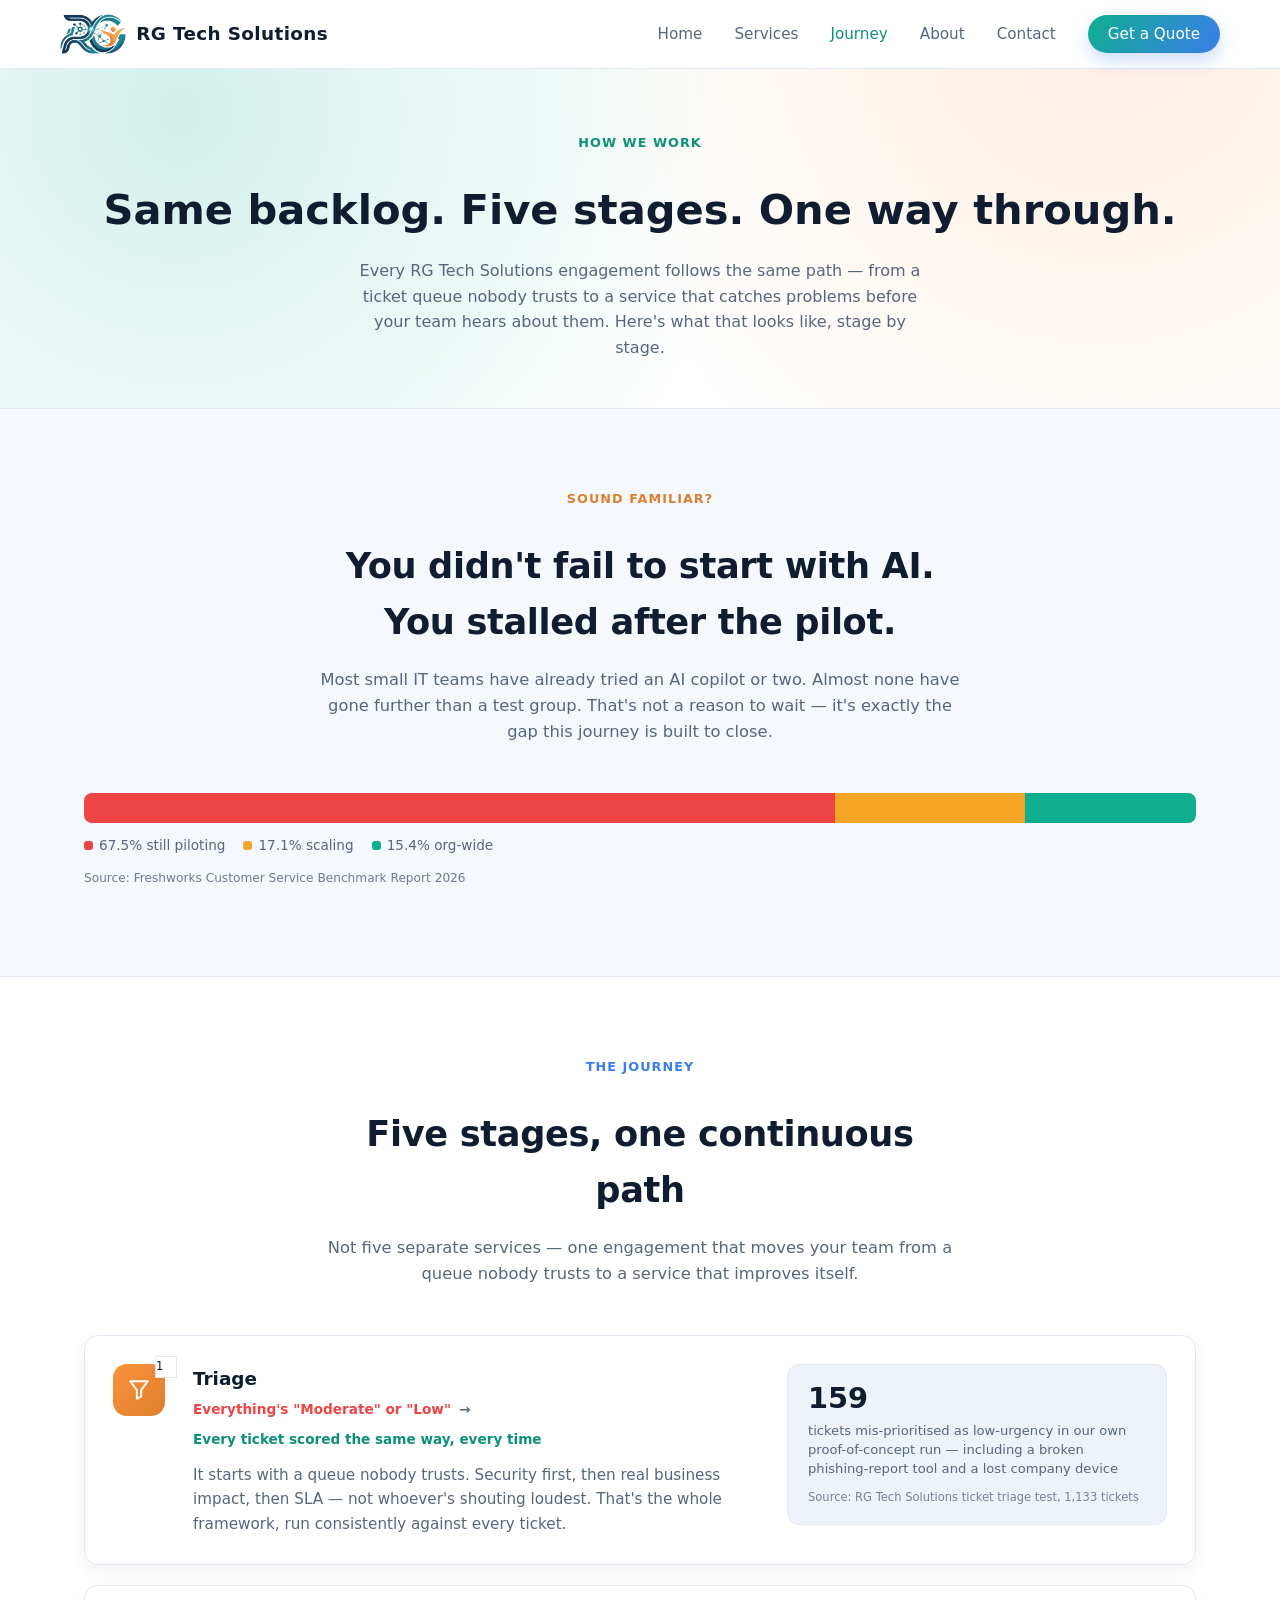
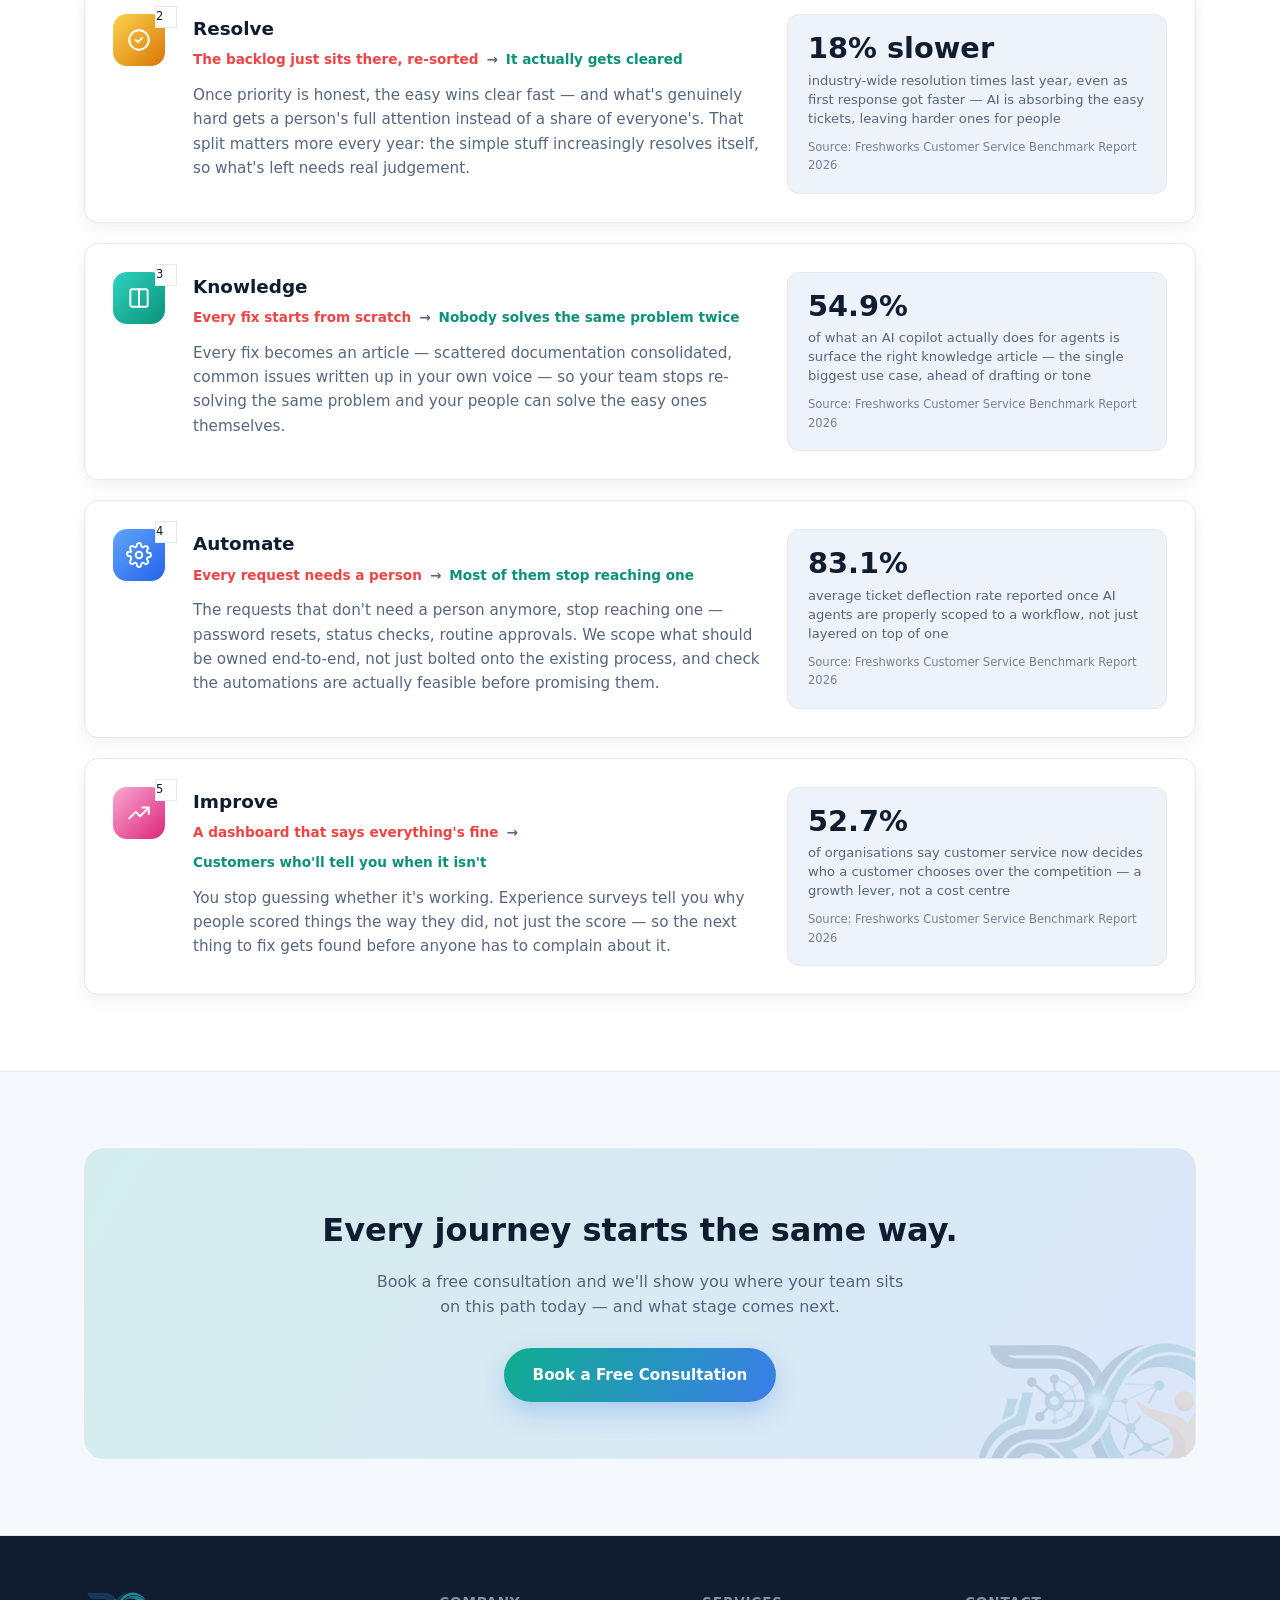
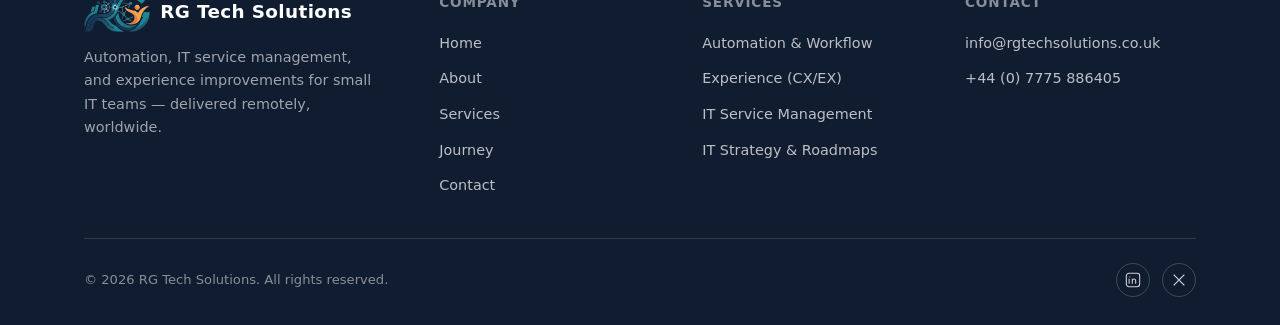
<file: journey.html>
<!DOCTYPE html>
<html lang="en">
<head>
<meta charset="UTF-8" />
<meta name="viewport" content="width=device-width, initial-scale=1.0" />
<title>The Journey — RG Tech Solutions</title>
<meta name="description" content="The five-stage path every RG Tech Solutions engagement follows — Triage, Resolve, Knowledge, Automate, Improve — backed by the 2026 Freshworks Customer Service Benchmark Report." />
<link rel="icon" href="assets/logo-icon.png" type="image/png" />
<link rel="stylesheet" href="css/style.css" />
<style>
/* Additive styles for the journey page only — built on the site's existing tokens */
.pilot-bar {
display: flex;
height: 30px;
border-radius: 8px;
overflow: hidden;
box-shadow: inset 0 0 0 1px var(--color-border);
}
.pilot-bar span { display: block; height: 100%; }
.pilot-legend {
display: flex;
flex-wrap: wrap;
gap: 18px;
margin-top: 12px;
font-size: 0.85rem;
color: var(--color-text-muted);
}
.pilot-legend .dot {
width: 9px; height: 9px; border-radius: 3px;
display: inline-block; margin-right: 6px;
}
.source-note {
font-size: 0.76rem;
color: var(--color-text-muted);
opacity: 0.85;
margin-top: 12px;
}
.stage-list {
display: flex;
flex-direction: column;
gap: 20px;
}
.stage-row {
background: var(--color-surface);
border: 1px solid var(--color-border);
border-radius: var(--radius);
box-shadow: var(--shadow-sm);
padding: 28px;
display: grid;
grid-template-columns: 56px 1.5fr 1fr;
gap: 24px;
align-items: start;
}
.stage-marker { position: relative; }
.stage-marker .step-num {
position: absolute;
top: -8px;
right: -8px;
width: 22px;
height: 22px;
font-size: 0.72rem;
background: var(--color-surface);
color: var(--color-navy);
border: 1.5px solid var(--color-border);
box-shadow: none;
margin: 0;
}
.stage-name {
margin: 0 0 6px;
font-size: 1.15rem;
color: var(--color-navy);
}
.stage-shift {
display: flex;
align-items: center;
gap: 8px;
flex-wrap: wrap;
font-size: 0.85rem;
font-weight: 600;
margin: 0 0 12px;
}
.stage-shift .before { color: #ef4444; }
.stage-shift .after { color: var(--color-teal-dim); }
.stage-shift .arrow { color: var(--color-text-muted); }
.stage-narrative {
margin: 0;
color: var(--color-text-muted);
font-size: 0.95rem;
}
.stat-box {
background: var(--color-surface-alt);
border: 1px solid var(--color-border);
border-radius: 12px;
padding: 18px 20px;
}
.stat-box .num {
font-weight: 800;
font-size: 1.8rem;
color: var(--color-navy);
line-height: 1.1;
margin-bottom: 6px;
}
.stat-box .label {
font-size: 0.82rem;
color: var(--color-text-muted);
line-height: 1.45;
}
.stat-box .src {
font-size: 0.72rem;
color: var(--color-text-muted);
opacity: 0.8;
margin-top: 10px;
}
@media (max-width: 720px) {
.stage-row { grid-template-columns: 1fr; }
}
</style>
</head>
<body>

<header class="site-header">
<nav class="nav container">
<a href="index.html" class="nav-brand">
<img src="assets/logo-icon.png" alt="RG Tech Solutions" class="mark" />
RG Tech Solutions
</a>
<ul class="nav-links">
<li><a href="index.html">Home</a></li>
<li><a href="services.html">Services</a></li>
<li><a href="journey.html" aria-current="page">Journey</a></li>
<li><a href="about.html">About</a></li>
<li><a href="contact.html">Contact</a></li>
<li><a href="contact.html" class="nav-cta">Get a Quote</a></li>
</ul>
<button class="nav-toggle" aria-label="Toggle navigation" aria-expanded="false">
<span></span><span></span><span></span>
</button>
</nav>
</header>

<main>
<section class="page-hero">
<div class="container">
<span class="eyebrow">How We Work</span>
<h1>Same backlog. Five stages. One way through.</h1>
<p>Every RG Tech Solutions engagement follows the same path — from a ticket queue nobody trusts to a service that catches problems before your team hears about them. Here's what that looks like, stage by stage.</p>
</div>
</section>

<section class="section-alt">
<div class="container">
<div class="section-head">
<span class="eyebrow orange">Sound Familiar?</span>
<h2>You didn't fail to start with AI. You stalled after the pilot.</h2>
<p>Most small IT teams have already tried an AI copilot or two. Almost none have gone further than a test group. That's not a reason to wait — it's exactly the gap this journey is built to close.</p>
</div>
<div class="pilot-bar">
<span style="width:67.5%;background:#ef4444;"></span>
<span style="width:17.1%;background:var(--color-amber);"></span>
<span style="width:15.4%;background:var(--color-teal);"></span>
</div>
<div class="pilot-legend">
<span><i class="dot" style="background:#ef4444;"></i>67.5% still piloting</span>
<span><i class="dot" style="background:var(--color-amber);"></i>17.1% scaling</span>
<span><i class="dot" style="background:var(--color-teal);"></i>15.4% org-wide</span>
</div>
<p class="source-note">Source: Freshworks Customer Service Benchmark Report 2026</p>
</div>
</section>

<section>
<div class="container">
<div class="section-head">
<span class="eyebrow blue">The Journey</span>
<h2>Five stages, one continuous path</h2>
<p>Not five separate services — one engagement that moves your team from a queue nobody trusts to a service that improves itself.</p>
</div>

<div class="stage-list">

<div class="stage-row">
<div class="stage-marker">
<div class="icon-tile icon-orange">
<svg viewBox="0 0 24 24" fill="none" stroke="currentColor" stroke-width="1.8" stroke-linecap="round" stroke-linejoin="round"><path d="M4 4h16l-6 8v6l-4 2v-8L4 4z"/></svg>
</div>
<span class="step-num">1</span>
</div>
<div>
<h3 class="stage-name">Triage</h3>
<div class="stage-shift"><span class="before">Everything's "Moderate" or "Low"</span><span class="arrow">→</span><span class="after">Every ticket scored the same way, every time</span></div>
<p class="stage-narrative">It starts with a queue nobody trusts. Security first, then real business impact, then SLA — not whoever's shouting loudest. That's the whole framework, run consistently against every ticket.</p>
</div>
<div class="stat-box">
<div class="num">159</div>
<div class="label">tickets mis-prioritised as low-urgency in our own proof-of-concept run — including a broken phishing-report tool and a lost company device</div>
<div class="src">Source: RG Tech Solutions ticket triage test, 1,133 tickets</div>
</div>
</div>

<div class="stage-row">
<div class="stage-marker">
<div class="icon-tile icon-amber">
<svg viewBox="0 0 24 24" fill="none" stroke="currentColor" stroke-width="1.8" stroke-linecap="round" stroke-linejoin="round"><circle cx="12" cy="12" r="9"/><path d="M9 12l2 2 4-4"/></svg>
</div>
<span class="step-num">2</span>
</div>
<div>
<h3 class="stage-name">Resolve</h3>
<div class="stage-shift"><span class="before">The backlog just sits there, re-sorted</span><span class="arrow">→</span><span class="after">It actually gets cleared</span></div>
<p class="stage-narrative">Once priority is honest, the easy wins clear fast — and what's genuinely hard gets a person's full attention instead of a share of everyone's. That split matters more every year: the simple stuff increasingly resolves itself, so what's left needs real judgement.</p>
</div>
<div class="stat-box">
<div class="num">18% slower</div>
<div class="label">industry-wide resolution times last year, even as first response got faster — AI is absorbing the easy tickets, leaving harder ones for people</div>
<div class="src">Source: Freshworks Customer Service Benchmark Report 2026</div>
</div>
</div>

<div class="stage-row">
<div class="stage-marker">
<div class="icon-tile icon-teal">
<svg viewBox="0 0 24 24" fill="none" stroke="currentColor" stroke-width="1.8" stroke-linecap="round" stroke-linejoin="round"><path d="M4 5.5C4 4.7 4.7 4 5.5 4H12v16H5.5c-.8 0-1.5-.7-1.5-1.5v-13z"/><path d="M20 5.5c0-.8-.7-1.5-1.5-1.5H12v16h6.5c.8 0 1.5-.7 1.5-1.5v-13z"/></svg>
</div>
<span class="step-num">3</span>
</div>
<div>
<h3 class="stage-name">Knowledge</h3>
<div class="stage-shift"><span class="before">Every fix starts from scratch</span><span class="arrow">→</span><span class="after">Nobody solves the same problem twice</span></div>
<p class="stage-narrative">Every fix becomes an article — scattered documentation consolidated, common issues written up in your own voice — so your team stops re-solving the same problem and your people can solve the easy ones themselves.</p>
</div>
<div class="stat-box">
<div class="num">54.9%</div>
<div class="label">of what an AI copilot actually does for agents is surface the right knowledge article — the single biggest use case, ahead of drafting or tone</div>
<div class="src">Source: Freshworks Customer Service Benchmark Report 2026</div>
</div>
</div>

<div class="stage-row">
<div class="stage-marker">
<div class="icon-tile icon-blue">
<svg viewBox="0 0 24 24" fill="none" stroke="currentColor" stroke-width="1.8" stroke-linecap="round" stroke-linejoin="round"><circle cx="12" cy="12" r="3"/><path d="M19.4 15a1.7 1.7 0 00.34 1.87l.06.06a2 2 0 11-2.83 2.83l-.06-.06a1.7 1.7 0 00-1.87-.34 1.7 1.7 0 00-1 1.55V21a2 2 0 11-4 0v-.09A1.7 1.7 0 009 19.36a1.7 1.7 0 00-1.87.34l-.06.06a2 2 0 11-2.83-2.83l.06-.06a1.7 1.7 0 00.34-1.87A1.7 1.7 0 003.09 13H3a2 2 0 110-4h.09A1.7 1.7 0 004.64 9a1.7 1.7 0 00-.34-1.87l-.06-.06a2 2 0 112.83-2.83l.06.06A1.7 1.7 0 009 4.64a1.7 1.7 0 001-1.55V3a2 2 0 114 0v.09a1.7 1.7 0 001 1.55 1.7 1.7 0 001.87-.34l.06-.06a2 2 0 112.83 2.83l-.06.06A1.7 1.7 0 0019.36 9a1.7 1.7 0 001.55 1H21a2 2 0 110 4h-.09a1.7 1.7 0 00-1.51 2z"/></svg>
</div>
<span class="step-num">4</span>
</div>
<div>
<h3 class="stage-name">Automate</h3>
<div class="stage-shift"><span class="before">Every request needs a person</span><span class="arrow">→</span><span class="after">Most of them stop reaching one</span></div>
<p class="stage-narrative">The requests that don't need a person anymore, stop reaching one — password resets, status checks, routine approvals. We scope what should be owned end-to-end, not just bolted onto the existing process, and check the automations are actually feasible before promising them.</p>
</div>
<div class="stat-box">
<div class="num">83.1%</div>
<div class="label">average ticket deflection rate reported once AI agents are properly scoped to a workflow, not just layered on top of one</div>
<div class="src">Source: Freshworks Customer Service Benchmark Report 2026</div>
</div>
</div>

<div class="stage-row">
<div class="stage-marker">
<div class="icon-tile icon-pink">
<svg viewBox="0 0 24 24" fill="none" stroke="currentColor" stroke-width="1.8" stroke-linecap="round" stroke-linejoin="round"><path d="M3 17l6-6 4 4 8-8"/><path d="M15 7h6v6"/></svg>
</div>
<span class="step-num">5</span>
</div>
<div>
<h3 class="stage-name">Improve</h3>
<div class="stage-shift"><span class="before">A dashboard that says everything's fine</span><span class="arrow">→</span><span class="after">Customers who'll tell you when it isn't</span></div>
<p class="stage-narrative">You stop guessing whether it's working. Experience surveys tell you why people scored things the way they did, not just the score — so the next thing to fix gets found before anyone has to complain about it.</p>
</div>
<div class="stat-box">
<div class="num">52.7%</div>
<div class="label">of organisations say customer service now decides who a customer chooses over the competition — a growth lever, not a cost centre</div>
<div class="src">Source: Freshworks Customer Service Benchmark Report 2026</div>
</div>
</div>

</div>
</div>
</section>

<section class="section-alt">
<div class="container">
<div class="cta-banner">
<img src="assets/logo-hero.png" alt="" class="cta-logo" />
<h2>Every journey starts the same way.</h2>
<p>Book a free consultation and we'll show you where your team sits on this path today — and what stage comes next.</p>
<a href="contact.html" class="btn btn-primary">Book a Free Consultation</a>
</div>
</div>
</section>
</main>

<footer class="site-footer">
<div class="container">
<div class="footer-grid">
<div class="footer-brand">
<a href="index.html" class="nav-brand">
<img src="assets/logo-icon.png" alt="RG Tech Solutions" class="mark" />
RG Tech Solutions
</a>
<p>Automation, IT service management, and experience improvements for small IT teams — delivered remotely, worldwide.</p>
</div>
<div class="footer-col">
<h4>Company</h4>
<ul>
<li><a href="index.html">Home</a></li>
<li><a href="about.html">About</a></li>
<li><a href="services.html">Services</a></li>
<li><a href="journey.html">Journey</a></li>
<li><a href="contact.html">Contact</a></li>
</ul>
</div>
<div class="footer-col">
<h4>Services</h4>
<ul>
<li><a href="services.html">Automation &amp; Workflow</a></li>
<li><a href="services.html">Experience (CX/EX)</a></li>
<li><a href="services.html">IT Service Management</a></li>
<li><a href="services.html">IT Strategy &amp; Roadmaps</a></li>
</ul>
</div>
<div class="footer-col">
<h4>Contact</h4>
<ul>
<li><a href="mailto:info@rgtechsolutions.co.uk">info@rgtechsolutions.co.uk</a></li>
<li><a href="tel:+447775886405">+44 (0) 7775 886405</a></li>
</ul>
</div>
</div>
<div class="footer-bottom">
<span>© <span data-year></span> RG Tech Solutions. All rights reserved.</span>
<div class="footer-socials">
<a href="https://www.linkedin.com/in/richarddgash" aria-label="LinkedIn" target="_blank" rel="noopener">
<svg viewBox="0 0 24 24" fill="none" stroke="currentColor" stroke-width="1.6"><rect x="2" y="2" width="20" height="20" rx="4"/><circle cx="7.2" cy="7.5" r="1" fill="currentColor" stroke="none"/><path d="M6.2 10v7.5M11 10v7.5M11 13c0-1.5 1-2.5 2.5-2.5S16 11.5 16 13v4.5"/></svg>
</a>
<a href="#" aria-label="X / Twitter">
<svg viewBox="0 0 24 24" fill="none" stroke="currentColor" stroke-width="1.8"><path d="M4 4l16 16M20 4L4 20"/></svg>
</a>
</div>
</div>
</div>
</footer>

<script src="js/script.js"></script>
</body>
</html>
</file>
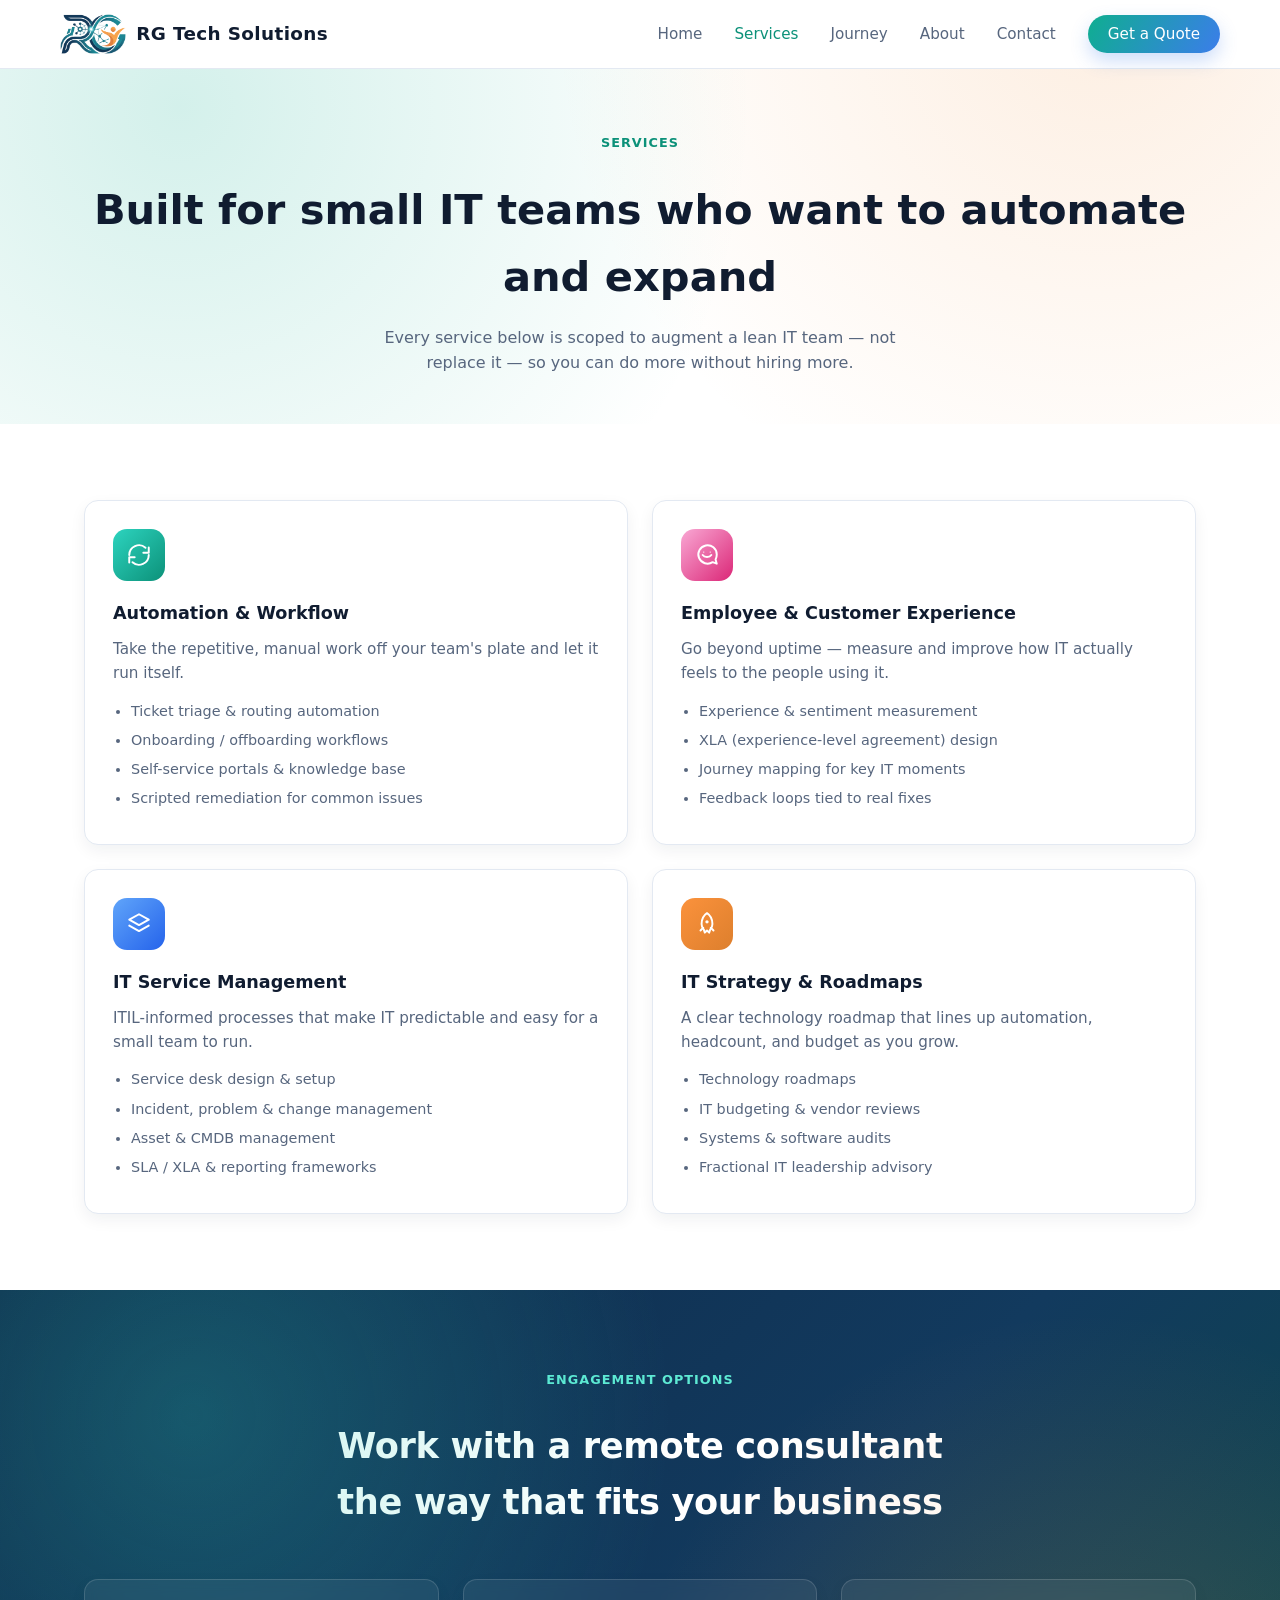
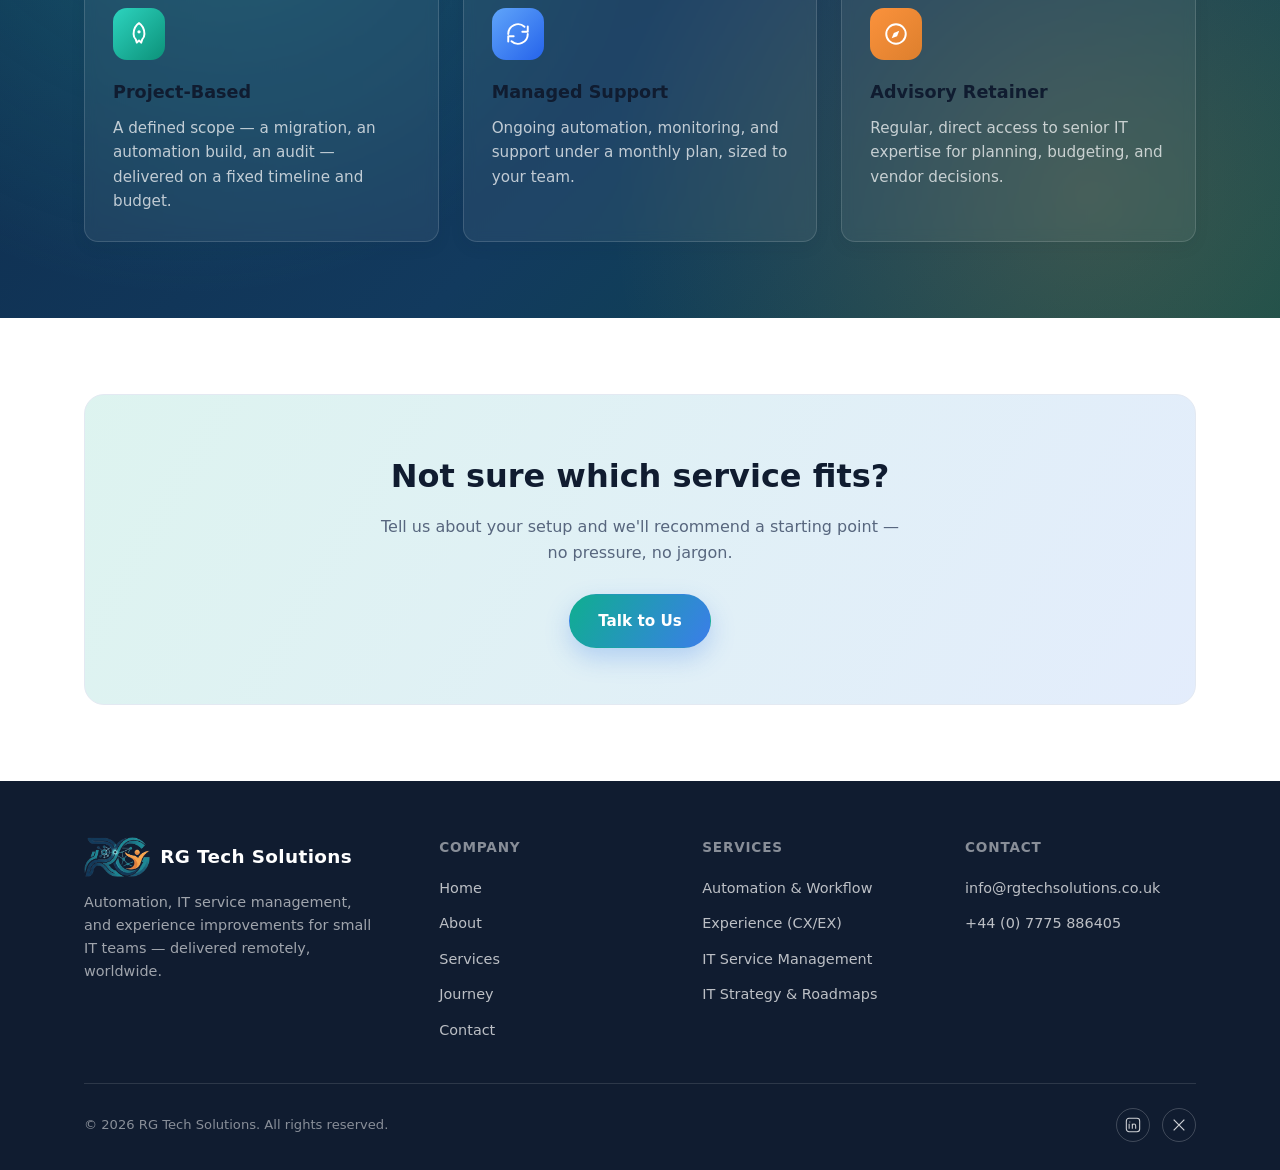
<file: services.html>
<!DOCTYPE html>
<html lang="en">
<head>
<meta charset="UTF-8" />
<meta name="viewport" content="width=device-width, initial-scale=1.0" />
<title>Services — RG Tech Solutions</title>
<meta name="description" content="Automation, employee &amp; customer experience, IT service management, and IT strategy services for small IT teams from RG Tech Solutions." />
<link rel="icon" href="assets/logo-icon.png" type="image/png" />
<link rel="stylesheet" href="css/style.css" />
</head>
<body>

<header class="site-header">
<nav class="nav container">
<a href="index.html" class="nav-brand">
<img src="assets/logo-icon.png" alt="RG Tech Solutions" class="mark" />
RG Tech Solutions
</a>
<ul class="nav-links">
<li><a href="index.html">Home</a></li>
<li><a href="services.html" aria-current="page">Services</a></li>
<li><a href="journey.html">Journey</a></li>
<li><a href="about.html">About</a></li>
<li><a href="contact.html">Contact</a></li>
<li><a href="contact.html" class="nav-cta">Get a Quote</a></li>
</ul>
<button class="nav-toggle" aria-label="Toggle navigation" aria-expanded="false">
<span></span><span></span><span></span>
</button>
</nav>
</header>

<main>
<section class="page-hero">
<div class="container">
<span class="eyebrow">Services</span>
<h1>Built for small IT teams who want to automate and expand</h1>
<p>Every service below is scoped to augment a lean IT team — not replace it — so you can do more without hiring more.</p>
</div>
</section>

<section>
<div class="container">
<div class="grid grid-2">
<div class="card">
<div class="icon-tile icon-teal">
<svg viewBox="0 0 24 24"><path d="M3 12a9 9 0 0115-6.7M21 5v5h-5"/><path d="M21 12a9 9 0 01-15 6.7M3 19v-5h5"/></svg>
</div>
<h3>Automation &amp; Workflow</h3>
<p>Take the repetitive, manual work off your team's plate and let it run itself.</p>
<ul>
<li>Ticket triage &amp; routing automation</li>
<li>Onboarding / offboarding workflows</li>
<li>Self-service portals &amp; knowledge base</li>
<li>Scripted remediation for common issues</li>
</ul>
</div>
<div class="card">
<div class="icon-tile icon-pink">
<svg viewBox="0 0 24 24"><path d="M21 11.5a8.5 8.5 0 10-3.8 7.1L21 20l-1.1-3.8c.7-1.4 1.1-2.9 1.1-4.7z"/><path d="M8 12s1.2 1.8 4 1.8S16 12 16 12"/><circle cx="9" cy="9.3" r=".6" fill="currentColor" stroke="none"/><circle cx="15" cy="9.3" r=".6" fill="currentColor" stroke="none"/></svg>
</div>
<h3>Employee &amp; Customer Experience</h3>
<p>Go beyond uptime — measure and improve how IT actually feels to the people using it.</p>
<ul>
<li>Experience &amp; sentiment measurement</li>
<li>XLA (experience-level agreement) design</li>
<li>Journey mapping for key IT moments</li>
<li>Feedback loops tied to real fixes</li>
</ul>
</div>
<div class="card">
<div class="icon-tile icon-blue">
<svg viewBox="0 0 24 24"><path d="M12 3l9 5-9 5-9-5 9-5z"/><path d="M3 13.5l9 5 9-5"/></svg>
</div>
<h3>IT Service Management</h3>
<p>ITIL-informed processes that make IT predictable and easy for a small team to run.</p>
<ul>
<li>Service desk design &amp; setup</li>
<li>Incident, problem &amp; change management</li>
<li>Asset &amp; CMDB management</li>
<li>SLA / XLA &amp; reporting frameworks</li>
</ul>
</div>
<div class="card">
<div class="icon-tile icon-orange">
<svg viewBox="0 0 24 24"><path d="M12 2c3 2 5 6 5 10 0 2-1 4-2 5l-1 3-2-2-2 2-1-3c-1-1-2-3-2-5 0-4 2-8 5-10z"/><circle cx="12" cy="10" r="1.5" fill="currentColor" stroke="none"/><path d="M8.5 15.5L6 18M15.5 15.5L18 18"/></svg>
</div>
<h3>IT Strategy &amp; Roadmaps</h3>
<p>A clear technology roadmap that lines up automation, headcount, and budget as you grow.</p>
<ul>
<li>Technology roadmaps</li>
<li>IT budgeting &amp; vendor reviews</li>
<li>Systems &amp; software audits</li>
<li>Fractional IT leadership advisory</li>
</ul>
</div>
</div>
</div>
</section>

<section class="section-navy">
<div class="container">
<div class="section-head">
<span class="eyebrow">Engagement Options</span>
<h2>Work with a remote consultant the way that fits your business</h2>
</div>
<div class="grid grid-3">
<div class="card on-dark">
<div class="icon-tile icon-teal">
<svg viewBox="0 0 24 24"><path d="M12 2c3 2 5 6 5 10 0 2-1 4-2 5l-1 3-2-2-2 2-1-3c-1-1-2-3-2-5 0-4 2-8 5-10z"/><circle cx="12" cy="10" r="1.5" fill="currentColor" stroke="none"/></svg>
</div>
<h3>Project-Based</h3>
<p>A defined scope — a migration, an automation build, an audit — delivered on a fixed timeline and budget.</p>
</div>
<div class="card on-dark">
<div class="icon-tile icon-blue">
<svg viewBox="0 0 24 24"><path d="M3 12a9 9 0 0115-6.7M21 5v5h-5"/><path d="M21 12a9 9 0 01-15 6.7M3 19v-5h5"/></svg>
</div>
<h3>Managed Support</h3>
<p>Ongoing automation, monitoring, and support under a monthly plan, sized to your team.</p>
</div>
<div class="card on-dark">
<div class="icon-tile icon-orange">
<svg viewBox="0 0 24 24"><circle cx="12" cy="12" r="9"/><path d="M15 9l-2 5-5 2 2-5 5-2z" fill="currentColor" stroke="none"/></svg>
</div>
<h3>Advisory Retainer</h3>
<p>Regular, direct access to senior IT expertise for planning, budgeting, and vendor decisions.</p>
</div>
</div>
</div>
</section>

<section>
<div class="container">
<div class="cta-banner">
<h2>Not sure which service fits?</h2>
<p>Tell us about your setup and we'll recommend a starting point — no pressure, no jargon.</p>
<a href="contact.html" class="btn btn-primary">Talk to Us</a>
</div>
</div>
</section>
</main>

<footer class="site-footer">
<div class="container">
<div class="footer-grid">
<div class="footer-brand">
<a href="index.html" class="nav-brand">
<img src="assets/logo-icon.png" alt="RG Tech Solutions" class="mark" />
RG Tech Solutions
</a>
<p>Automation, IT service management, and experience improvements for small IT teams — delivered remotely, worldwide.</p>
</div>
<div class="footer-col">
<h4>Company</h4>
<ul>
<li><a href="index.html">Home</a></li>
<li><a href="about.html">About</a></li>
<li><a href="services.html">Services</a></li>
<li><a href="journey.html">Journey</a></li>
<li><a href="contact.html">Contact</a></li>
</ul>
</div>
<div class="footer-col">
<h4>Services</h4>
<ul>
<li><a href="services.html">Automation &amp; Workflow</a></li>
<li><a href="services.html">Experience (CX/EX)</a></li>
<li><a href="services.html">IT Service Management</a></li>
<li><a href="services.html">IT Strategy &amp; Roadmaps</a></li>
</ul>
</div>
<div class="footer-col">
<h4>Contact</h4>
<ul>
<li><a href="mailto:info@rgtechsolutions.co.uk">info@rgtechsolutions.co.uk</a></li>
<li><a href="tel:+447775886405">+44 (0) 7775 886405</a></li>
</ul>
</div>
</div>
<div class="footer-bottom">
<span>© <span data-year></span> RG Tech Solutions. All rights reserved.</span>
<div class="footer-socials">
<a href="https://www.linkedin.com/in/richarddgash" aria-label="LinkedIn" target="_blank" rel="noopener">
<svg viewBox="0 0 24 24" fill="none" stroke="currentColor" stroke-width="1.6"><rect x="2" y="2" width="20" height="20" rx="4"/><circle cx="7.2" cy="7.5" r="1" fill="currentColor" stroke="none"/><path d="M6.2 10v7.5M11 10v7.5M11 13c0-1.5 1-2.5 2.5-2.5S16 11.5 16 13v4.5"/></svg>
</a>
<a href="#" aria-label="X / Twitter">
<svg viewBox="0 0 24 24" fill="none" stroke="currentColor" stroke-width="1.8"><path d="M4 4l16 16M20 4L4 20"/></svg>
</a>
</div>
</div>
</div>
</footer>

<script src="js/script.js"></script>
</body>
</html>
</file>
<file: css/style.css>
/* RG Tech Solutions — shared stylesheet */

:root {
--color-bg: #ffffff;
--color-bg-alt: #f5f8fc;
--color-surface: #ffffff;
--color-surface-alt: #eef2f9;
--color-border: #e3e9f2;
--color-text: #101c30;
--color-text-muted: #57667e;
--color-teal: #0fae90;
--color-teal-dim: #0c9179;
--color-orange: #f2994a;
--color-orange-dim: #dd7f2d;
--color-blue: #3b7dea;
--color-purple: #8b5cf6;
--color-pink: #ec4899;
--color-amber: #f5a524;
--color-navy: #101c30;
--radius: 14px;
--max-width: 1160px;
--shadow: 0 16px 40px rgba(16, 28, 48, 0.09);
--shadow-sm: 0 6px 16px rgba(16, 28, 48, 0.06);
--font-sans: "Inter", "Segoe UI", system-ui, -apple-system, Roboto, Helvetica, Arial, sans-serif;
}

* {
box-sizing: border-box;
}

html {
scroll-behavior: smooth;
}

body {
margin: 0;
font-family: var(--font-sans);
background: var(--color-bg);
color: var(--color-text);
line-height: 1.6;
-webkit-font-smoothing: antialiased;
}

img {
max-width: 100%;
display: block;
}

a {
color: inherit;
text-decoration: none;
}

svg {
display: block;
}

.container {
width: 100%;
max-width: var(--max-width);
margin: 0 auto;
padding: 0 24px;
}

/* ---------- Header / Nav ---------- */

.site-header {
position: sticky;
top: 0;
z-index: 100;
background: rgba(255, 255, 255, 0.88);
backdrop-filter: blur(10px);
border-bottom: 1px solid var(--color-border);
}

.nav {
display: flex;
align-items: center;
justify-content: space-between;
padding: 14px 0;
}

.nav-brand {
display: flex;
align-items: center;
gap: 10px;
font-weight: 700;
font-size: 1.15rem;
letter-spacing: 0.02em;
color: var(--color-navy);
}

.nav-brand img.mark {
width: auto;
height: 40px;
}

.nav-links {
display: flex;
align-items: center;
gap: 32px;
list-style: none;
margin: 0;
padding: 0;
}

.nav-links a {
color: var(--color-text-muted);
font-size: 0.95rem;
font-weight: 500;
transition: color 0.15s ease;
}

.nav-links a:hover,
.nav-links a[aria-current="page"] {
color: var(--color-teal-dim);
}

.nav-cta {
background: linear-gradient(120deg, var(--color-teal), var(--color-blue));
color: #ffffff !important;
padding: 10px 20px;
border-radius: 999px;
font-weight: 600;
font-size: 0.9rem;
box-shadow: 0 8px 18px rgba(59, 125, 234, 0.25);
}

.nav-cta:hover {
filter: brightness(1.06);
}

.nav-toggle {
display: none;
flex-direction: column;
gap: 5px;
background: none;
border: none;
cursor: pointer;
padding: 6px;
}

.nav-toggle span {
width: 24px;
height: 2px;
background: var(--color-navy);
border-radius: 2px;
}

/* ---------- Buttons ---------- */

.btn {
display: inline-flex;
align-items: center;
justify-content: center;
gap: 8px;
padding: 14px 28px;
border-radius: 999px;
font-weight: 600;
font-size: 0.95rem;
border: 1px solid transparent;
cursor: pointer;
transition: transform 0.15s ease, box-shadow 0.15s ease, border-color 0.15s ease, background 0.15s ease;
}

.btn-primary {
background: linear-gradient(120deg, var(--color-teal), var(--color-blue));
color: #ffffff;
box-shadow: 0 10px 24px rgba(59, 125, 234, 0.28);
}

.btn-primary:hover {
transform: translateY(-2px);
box-shadow: 0 14px 30px rgba(59, 125, 234, 0.34);
}

.btn-outline {
background: #ffffff;
color: var(--color-navy);
border-color: var(--color-border);
}

.btn-outline:hover {
border-color: var(--color-teal);
color: var(--color-teal-dim);
}

/* ---------- Icon tiles (colorful) ---------- */

.icon-tile {
width: 52px;
height: 52px;
border-radius: 14px;
display: flex;
align-items: center;
justify-content: center;
color: #ffffff;
flex-shrink: 0;
}

.icon-tile svg {
width: 26px;
height: 26px;
fill: none;
stroke: currentColor;
stroke-width: 1.8;
stroke-linecap: round;
stroke-linejoin: round;
}

.icon-tile.sm {
width: 42px;
height: 42px;
border-radius: 11px;
}

.icon-tile.sm svg {
width: 21px;
height: 21px;
}

.icon-teal { background: linear-gradient(135deg, #2dd4bf, var(--color-teal-dim)); }
.icon-orange { background: linear-gradient(135deg, #fb923c, var(--color-orange-dim)); }
.icon-blue { background: linear-gradient(135deg, #60a5fa, #2563eb); }
.icon-purple { background: linear-gradient(135deg, #c4b5fd, var(--color-purple)); }
.icon-pink { background: linear-gradient(135deg, #f9a8d4, #db2777); }
.icon-amber { background: linear-gradient(135deg, #fcd34d, #d97706); }

/* ---------- Hero ---------- */

.hero {
position: relative;
padding: 88px 0 72px;
overflow: hidden;
}

.hero::before {
content: "";
position: absolute;
inset: -20% -10% auto -10%;
height: 720px;
background:
radial-gradient(circle at 12% 20%, rgba(15, 174, 144, 0.22), transparent 42%),
radial-gradient(circle at 55% 0%, rgba(59, 125, 234, 0.18), transparent 45%),
radial-gradient(circle at 90% 30%, rgba(242, 153, 74, 0.18), transparent 40%);
z-index: -1;
}

.hero-inner {
display: grid;
grid-template-columns: 1.05fr 0.95fr;
gap: 48px;
align-items: center;
}

.eyebrow {
display: inline-flex;
align-items: center;
gap: 8px;
color: var(--color-teal-dim);
font-weight: 700;
font-size: 0.8rem;
letter-spacing: 0.08em;
text-transform: uppercase;
margin-bottom: 16px;
}

.eyebrow.orange { color: var(--color-orange-dim); }
.eyebrow.blue { color: var(--color-blue); }
.eyebrow.purple { color: var(--color-purple); }

.hero h1 {
font-size: clamp(2.1rem, 4vw, 3.2rem);
line-height: 1.15;
margin: 0 0 20px;
letter-spacing: -0.01em;
color: var(--color-navy);
}

.hero .highlight {
background: linear-gradient(120deg, var(--color-teal), var(--color-blue));
-webkit-background-clip: text;
background-clip: text;
color: transparent;
}

.hero p.lead {
color: var(--color-text-muted);
font-size: 1.1rem;
max-width: 48ch;
margin: 0 0 32px;
}

.hero-actions {
display: flex;
gap: 16px;
flex-wrap: wrap;
}

.hero-stats {
display: flex;
gap: 32px;
margin-top: 48px;
flex-wrap: wrap;
}

.hero-stats .stat strong {
display: block;
font-size: 1.7rem;
background: linear-gradient(120deg, var(--color-teal), var(--color-blue));
-webkit-background-clip: text;
background-clip: text;
color: transparent;
}

.hero-stats .stat span {
color: var(--color-text-muted);
font-size: 0.85rem;
}

.hero-banner {
border-radius: 20px;
overflow: hidden;
border: 1px solid var(--color-border);
box-shadow: var(--shadow);
}

.hero-banner img {
width: 100%;
height: auto;
display: block;
}

/* ---------- Sections ---------- */

section {
padding: 76px 0;
}

.section-head {
max-width: 640px;
margin: 0 auto 48px;
text-align: center;
}

.section-head.left {
margin: 0 0 48px;
text-align: left;
}

.section-head h2 {
font-size: clamp(1.6rem, 3vw, 2.2rem);
margin: 12px 0 12px;
letter-spacing: -0.01em;
color: var(--color-navy);
}

.section-head p {
color: var(--color-text-muted);
font-size: 1.02rem;
}

.section-alt {
background: var(--color-bg-alt);
border-top: 1px solid var(--color-border);
border-bottom: 1px solid var(--color-border);
}

.section-navy {
background: linear-gradient(135deg, #0e2a4a, #123a5e 55%, #0c4a4a);
color: #ffffff;
position: relative;
overflow: hidden;
}

.section-navy::before {
content: "";
position: absolute;
inset: 0;
background:
radial-gradient(circle at 15% 20%, rgba(45, 212, 191, 0.25), transparent 40%),
radial-gradient(circle at 85% 80%, rgba(242, 153, 74, 0.2), transparent 40%);
}

.section-navy .section-head h2,
.section-navy h3 {
color: #ffffff;
}

.section-navy .section-head p,
.section-navy p {
color: rgba(255, 255, 255, 0.72);
}

.section-navy .eyebrow {
color: #5eead4;
}

/* ---------- Cards / Grid ---------- */

.grid {
display: grid;
gap: 24px;
}

.grid-3 {
grid-template-columns: repeat(3, 1fr);
}

.grid-2 {
grid-template-columns: repeat(2, 1fr);
}

.grid-4 {
grid-template-columns: repeat(4, 1fr);
}

.card {
background: var(--color-surface);
border: 1px solid var(--color-border);
border-radius: var(--radius);
padding: 28px;
box-shadow: var(--shadow-sm);
transition: transform 0.15s ease, box-shadow 0.15s ease;
position: relative;
}

.card:hover {
transform: translateY(-4px);
box-shadow: var(--shadow);
}

.card .icon-tile {
margin-bottom: 18px;
}

.card h3 {
margin: 0 0 10px;
font-size: 1.1rem;
color: var(--color-navy);
}

.card p {
color: var(--color-text-muted);
margin: 0;
font-size: 0.95rem;
}

.card ul {
margin: 14px 0 0;
padding-left: 18px;
color: var(--color-text-muted);
font-size: 0.9rem;
}

.card ul li {
margin-bottom: 6px;
}

.card.on-dark {
background: rgba(255, 255, 255, 0.06);
border-color: rgba(255, 255, 255, 0.14);
backdrop-filter: blur(6px);
}

.card.on-dark p {
color: rgba(255, 255, 255, 0.72);
}

/* ---------- Problem / Outcome rows ---------- */

.shift-grid {
display: grid;
grid-template-columns: 1fr auto 1fr;
gap: 28px;
align-items: center;
}

.shift-col {
display: flex;
flex-direction: column;
gap: 16px;
}

.shift-col.before .shift-item {
border-left: 3px solid #f87171;
}

.shift-col.after .shift-item {
border-left: 3px solid var(--color-teal);
}

.shift-item {
background: var(--color-surface);
border: 1px solid var(--color-border);
border-radius: 10px;
padding: 14px 18px;
font-size: 0.92rem;
color: var(--color-text-muted);
box-shadow: var(--shadow-sm);
}

.shift-arrow {
width: 42px;
height: 42px;
border-radius: 50%;
background: linear-gradient(120deg, var(--color-teal), var(--color-blue));
color: #fff;
display: flex;
align-items: center;
justify-content: center;
}

.shift-label {
font-weight: 700;
font-size: 0.78rem;
letter-spacing: 0.06em;
text-transform: uppercase;
margin-bottom: 4px;
display: block;
}

.shift-col.before .shift-label { color: #ef4444; }
.shift-col.after .shift-label { color: var(--color-teal-dim); }

/* ---------- Process steps ---------- */

.steps {
display: grid;
grid-template-columns: repeat(4, 1fr);
gap: 24px;
}

.step {
position: relative;
padding-top: 8px;
}

.step .step-num {
display: inline-flex;
align-items: center;
justify-content: center;
width: 38px;
height: 38px;
border-radius: 50%;
background: linear-gradient(135deg, var(--color-teal), var(--color-blue));
color: #fff;
font-weight: 700;
margin-bottom: 16px;
}

.step h3 {
margin: 0 0 8px;
font-size: 1.02rem;
color: var(--color-navy);
}

.step p {
color: var(--color-text-muted);
font-size: 0.9rem;
margin: 0;
}

/* ---------- Values / About ---------- */

.values-grid {
display: grid;
grid-template-columns: repeat(2, 1fr);
gap: 20px;
}

.value-item {
display: flex;
gap: 16px;
padding: 22px;
background: var(--color-surface);
border: 1px solid var(--color-border);
border-radius: var(--radius);
box-shadow: var(--shadow-sm);
}

.value-item h3 {
margin: 0 0 6px;
font-size: 1rem;
color: var(--color-navy);
}

.value-item p {
margin: 0;
color: var(--color-text-muted);
font-size: 0.9rem;
}

/* ---------- Consultant / profile ---------- */

.profile-card {
background: var(--color-surface);
border: 1px solid var(--color-border);
border-radius: 20px;
padding: 36px;
box-shadow: var(--shadow);
display: flex;
gap: 28px;
align-items: center;
}

.profile-avatar {
width: 192px;
height: 192px;
border-radius: 50%;
background: linear-gradient(135deg, var(--color-teal), var(--color-blue));
display: flex;
align-items: center;
justify-content: center;
font-weight: 800;
font-size: 1.7rem;
color: #fff;
flex-shrink: 0;
}

.profile-card h3 {
margin: 0 0 4px;
font-size: 1.2rem;
color: var(--color-navy);
}

.profile-card .role {
color: var(--color-teal-dim);
font-weight: 600;
font-size: 0.9rem;
margin-bottom: 10px;
}

.profile-card p {
color: var(--color-text-muted);
margin: 0;
font-size: 0.95rem;
}

.badge-row {
display: flex;
gap: 10px;
flex-wrap: wrap;
margin-top: 16px;
}

.badge-pill {
display: inline-flex;
align-items: center;
gap: 6px;
padding: 7px 14px;
border-radius: 999px;
font-size: 0.8rem;
font-weight: 600;
background: var(--color-surface-alt);
color: var(--color-navy);
border: 1px solid var(--color-border);
}

.badge-pill svg {
width: 14px;
height: 14px;
stroke: var(--color-teal-dim);
}

/* ---------- Globe / global reach ---------- */

.globe-wrap {
display: grid;
grid-template-columns: 1fr 1fr;
gap: 48px;
align-items: center;
}

.globe-list {
list-style: none;
margin: 24px 0 0;
padding: 0;
display: flex;
flex-direction: column;
gap: 18px;
}

.globe-list li {
display: flex;
gap: 14px;
align-items: flex-start;
}

.globe-list strong {
display: block;
font-size: 0.95rem;
}

.globe-list span {
color: rgba(255, 255, 255, 0.7);
font-size: 0.88rem;
}

/* ---------- CTA banner ---------- */

.cta-banner {
background: linear-gradient(120deg, rgba(15, 174, 144, 0.14), rgba(59, 125, 234, 0.14));
border: 1px solid var(--color-border);
border-radius: 20px;
padding: 56px;
text-align: center;
position: relative;
overflow: hidden;
}

.cta-banner h2 {
margin: 0 0 12px;
font-size: clamp(1.5rem, 3vw, 2rem);
color: var(--color-navy);
}

.cta-banner p {
color: var(--color-text-muted);
max-width: 52ch;
margin: 0 auto 28px;
}

.cta-logo {
position: absolute;
right: -40px;
bottom: -40px;
width: 260px;
opacity: 0.16;
pointer-events: none;
}

/* ---------- Contact ---------- */

.contact-grid {
display: grid;
grid-template-columns: 0.9fr 1.1fr;
gap: 40px;
align-items: start;
}

.contact-list {
list-style: none;
margin: 24px 0 0;
padding: 0;
display: flex;
flex-direction: column;
gap: 20px;
}

.contact-list li {
display: flex;
gap: 16px;
align-items: flex-start;
}

.contact-list strong {
display: block;
font-size: 0.95rem;
}

.contact-list span,
.contact-list a {
color: var(--color-text-muted);
font-size: 0.9rem;
}

.contact-list a:hover {
color: var(--color-teal-dim);
}

.contact-panel {
background: var(--color-surface);
border: 1px solid var(--color-border);
border-radius: var(--radius);
padding: 32px;
box-shadow: var(--shadow);
}

.contact-panel h3 {
margin-top: 0;
color: var(--color-navy);
}

.contact-panel p {
color: var(--color-text-muted);
font-size: 0.95rem;
}

.hours-table {
width: 100%;
border-collapse: collapse;
margin-top: 20px;
font-size: 0.9rem;
}

.hours-table td {
padding: 8px 0;
border-bottom: 1px solid var(--color-border);
color: var(--color-text-muted);
}

.hours-table td:last-child {
text-align: right;
color: var(--color-text);
font-weight: 600;
}

/* ---------- Footer ---------- */

.site-footer {
background: var(--color-navy);
color: rgba(255, 255, 255, 0.85);
padding: 56px 0 28px;
}

.footer-grid {
display: grid;
grid-template-columns: 1.4fr 1fr 1fr 1fr;
gap: 32px;
padding-bottom: 40px;
}

.footer-brand .nav-brand {
margin-bottom: 14px;
color: #ffffff;
}

.footer-brand p {
color: rgba(255, 255, 255, 0.6);
font-size: 0.9rem;
max-width: 32ch;
}

.footer-col h4 {
font-size: 0.85rem;
text-transform: uppercase;
letter-spacing: 0.06em;
color: rgba(255, 255, 255, 0.5);
margin: 0 0 16px;
}

.footer-col ul {
list-style: none;
margin: 0;
padding: 0;
display: flex;
flex-direction: column;
gap: 10px;
}

.footer-col a {
color: rgba(255, 255, 255, 0.72);
font-size: 0.9rem;
}

.footer-col a:hover {
color: #5eead4;
}

.footer-bottom {
border-top: 1px solid rgba(255, 255, 255, 0.12);
padding-top: 24px;
display: flex;
justify-content: space-between;
align-items: center;
flex-wrap: wrap;
gap: 12px;
color: rgba(255, 255, 255, 0.5);
font-size: 0.82rem;
}

.footer-socials {
display: flex;
gap: 12px;
}

.footer-socials a {
width: 34px;
height: 34px;
border-radius: 50%;
border: 1px solid rgba(255, 255, 255, 0.2);
display: flex;
align-items: center;
justify-content: center;
}

.footer-socials a svg {
width: 16px;
height: 16px;
stroke: rgba(255, 255, 255, 0.8);
}

.footer-socials a:hover {
border-color: #5eead4;
}

.footer-socials a:hover svg {
stroke: #5eead4;
}

/* ---------- Page hero (inner pages) ---------- */

.page-hero {
position: relative;
padding: 60px 0 48px;
text-align: center;
overflow: hidden;
}

.page-hero::before {
content: "";
position: absolute;
inset: -30% -10% auto -10%;
height: 480px;
background:
radial-gradient(circle at 20% 30%, rgba(15, 174, 144, 0.18), transparent 45%),
radial-gradient(circle at 80% 10%, rgba(242, 153, 74, 0.16), transparent 42%);
z-index: -1;
}

.page-hero .eyebrow {
justify-content: center;
}

.page-hero h1 {
font-size: clamp(1.9rem, 4vw, 2.6rem);
margin: 8px 0 14px;
color: var(--color-navy);
}

.page-hero p {
color: var(--color-text-muted);
max-width: 56ch;
margin: 0 auto;
}

/* ---------- Responsive ---------- */

@media (max-width: 900px) {
.hero-inner,
.contact-grid,
.globe-wrap {
grid-template-columns: 1fr;
}

.profile-card {
flex-direction: column;
text-align: center;
}

.shift-grid {
grid-template-columns: 1fr;
}

.shift-arrow {
transform: rotate(90deg);
margin: 0 auto;
}

.grid-3,
.grid-2,
.grid-4,
.steps,
.values-grid {
grid-template-columns: 1fr 1fr;
}

.footer-grid {
grid-template-columns: 1fr 1fr;
}
}

@media (max-width: 720px) {
.nav-links {
position: absolute;
top: 100%;
left: 0;
right: 0;
background: #ffffff;
border-bottom: 1px solid var(--color-border);
flex-direction: column;
align-items: flex-start;
padding: 20px 24px;
gap: 18px;
display: none;
}

.nav-links.open {
display: flex;
}

.nav-toggle {
display: flex;
}

.grid-3,
.grid-2,
.grid-4,
.steps,
.values-grid,
.footer-grid {
grid-template-columns: 1fr;
}

.cta-banner {
padding: 36px 24px;
}

.profile-card {
padding: 24px;
}

section {
padding: 52px 0;
}
}
</file>
